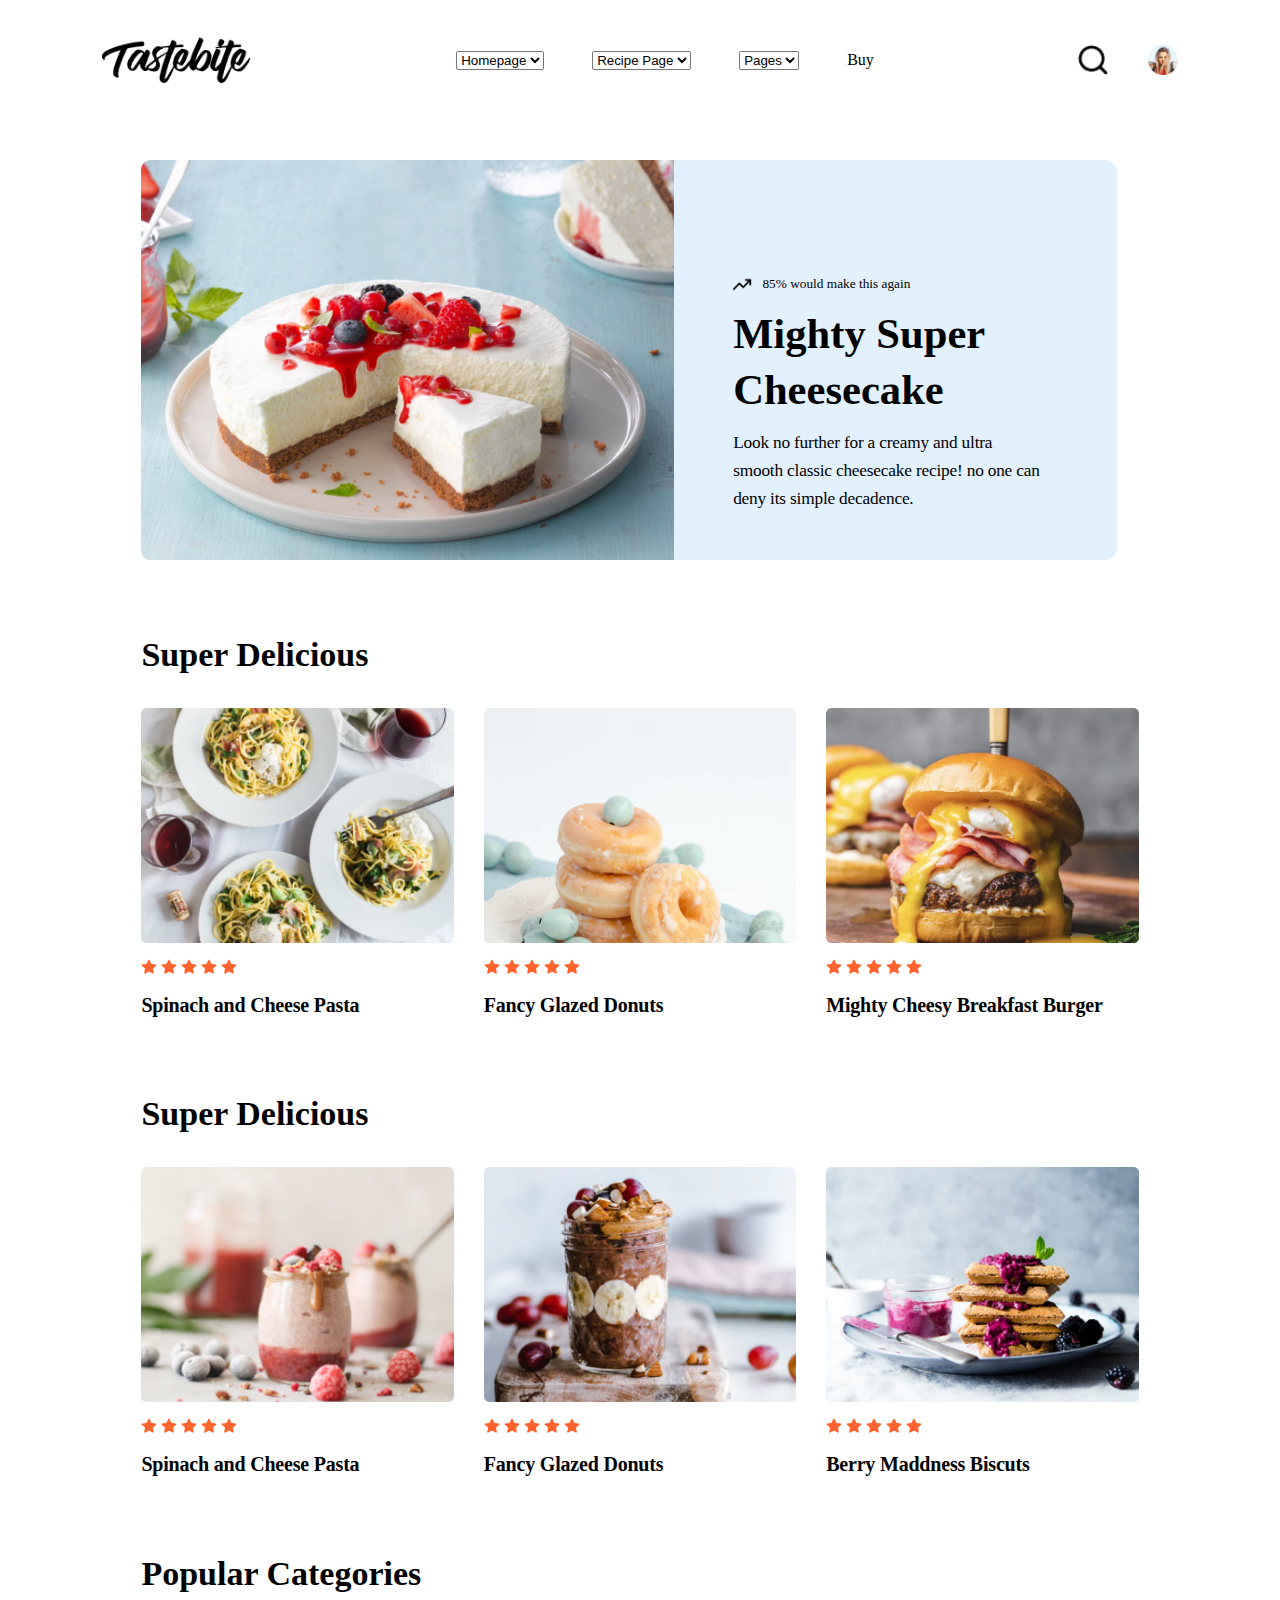
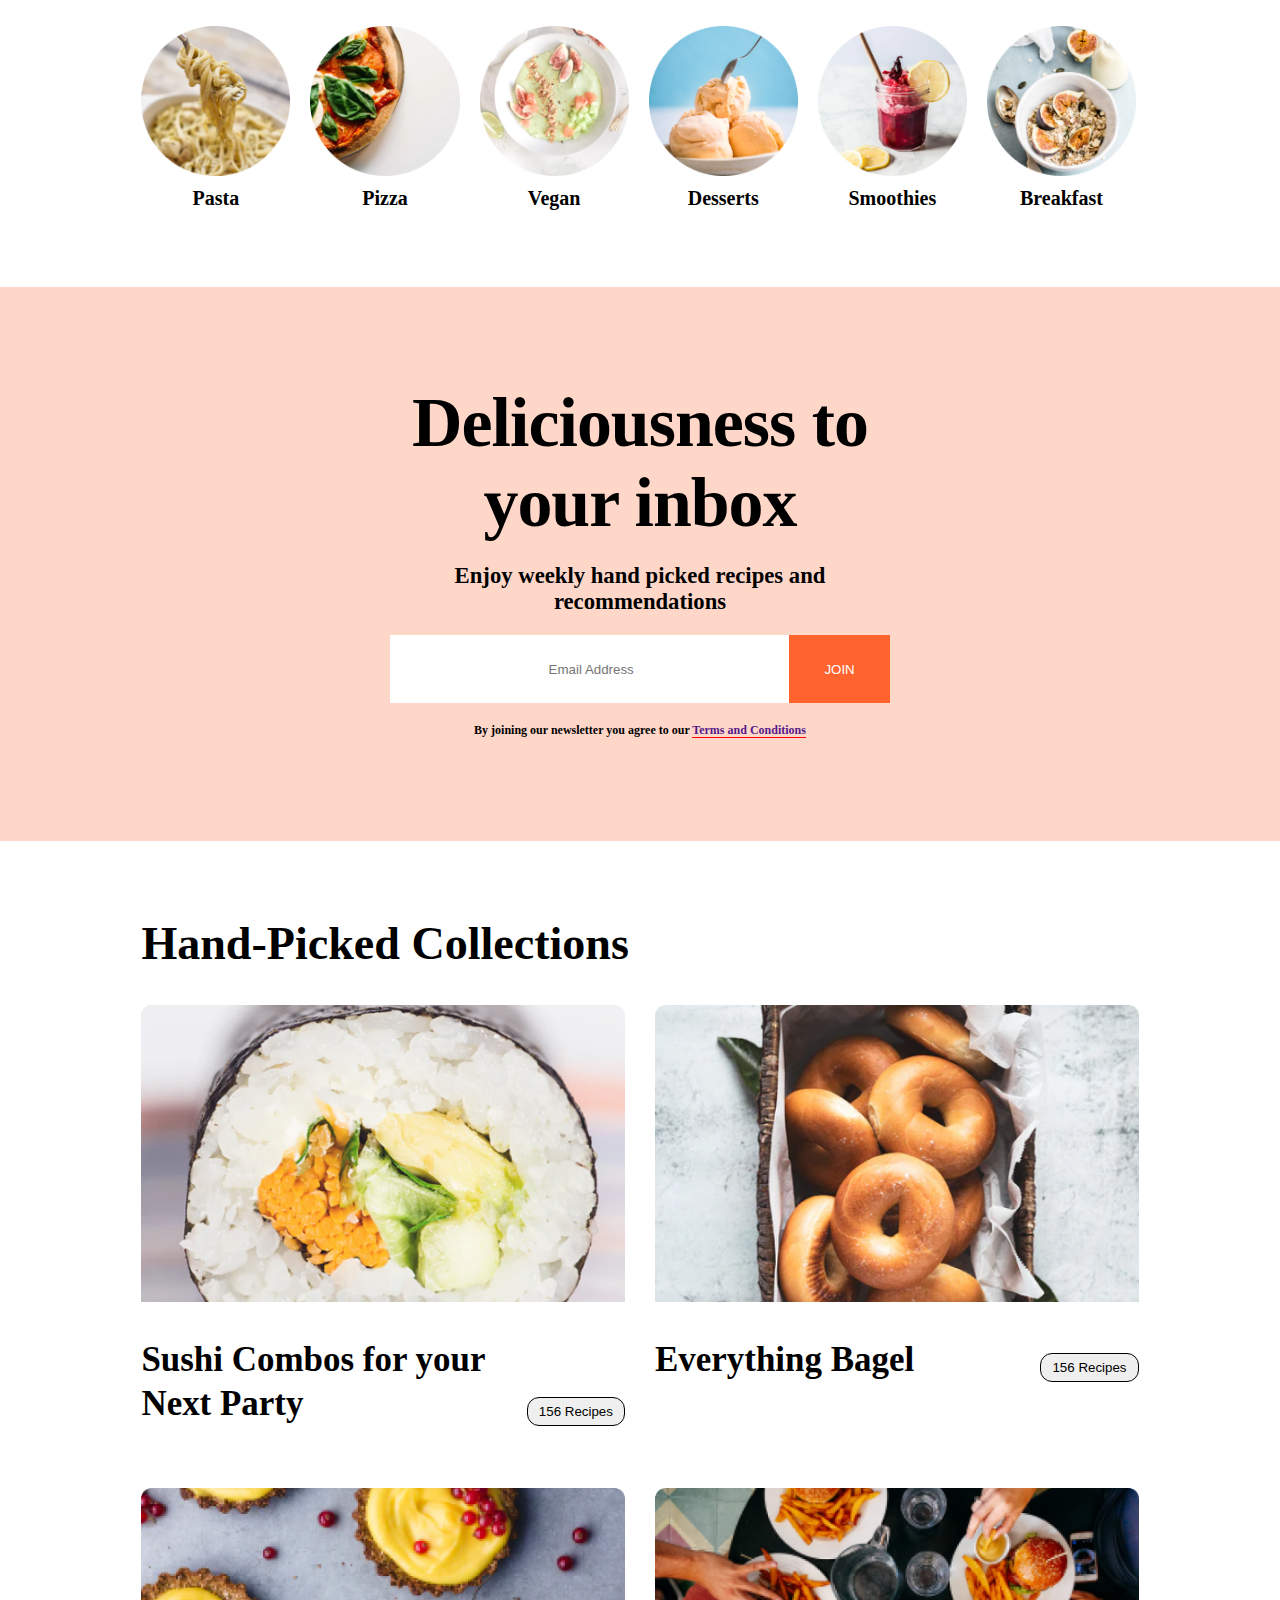
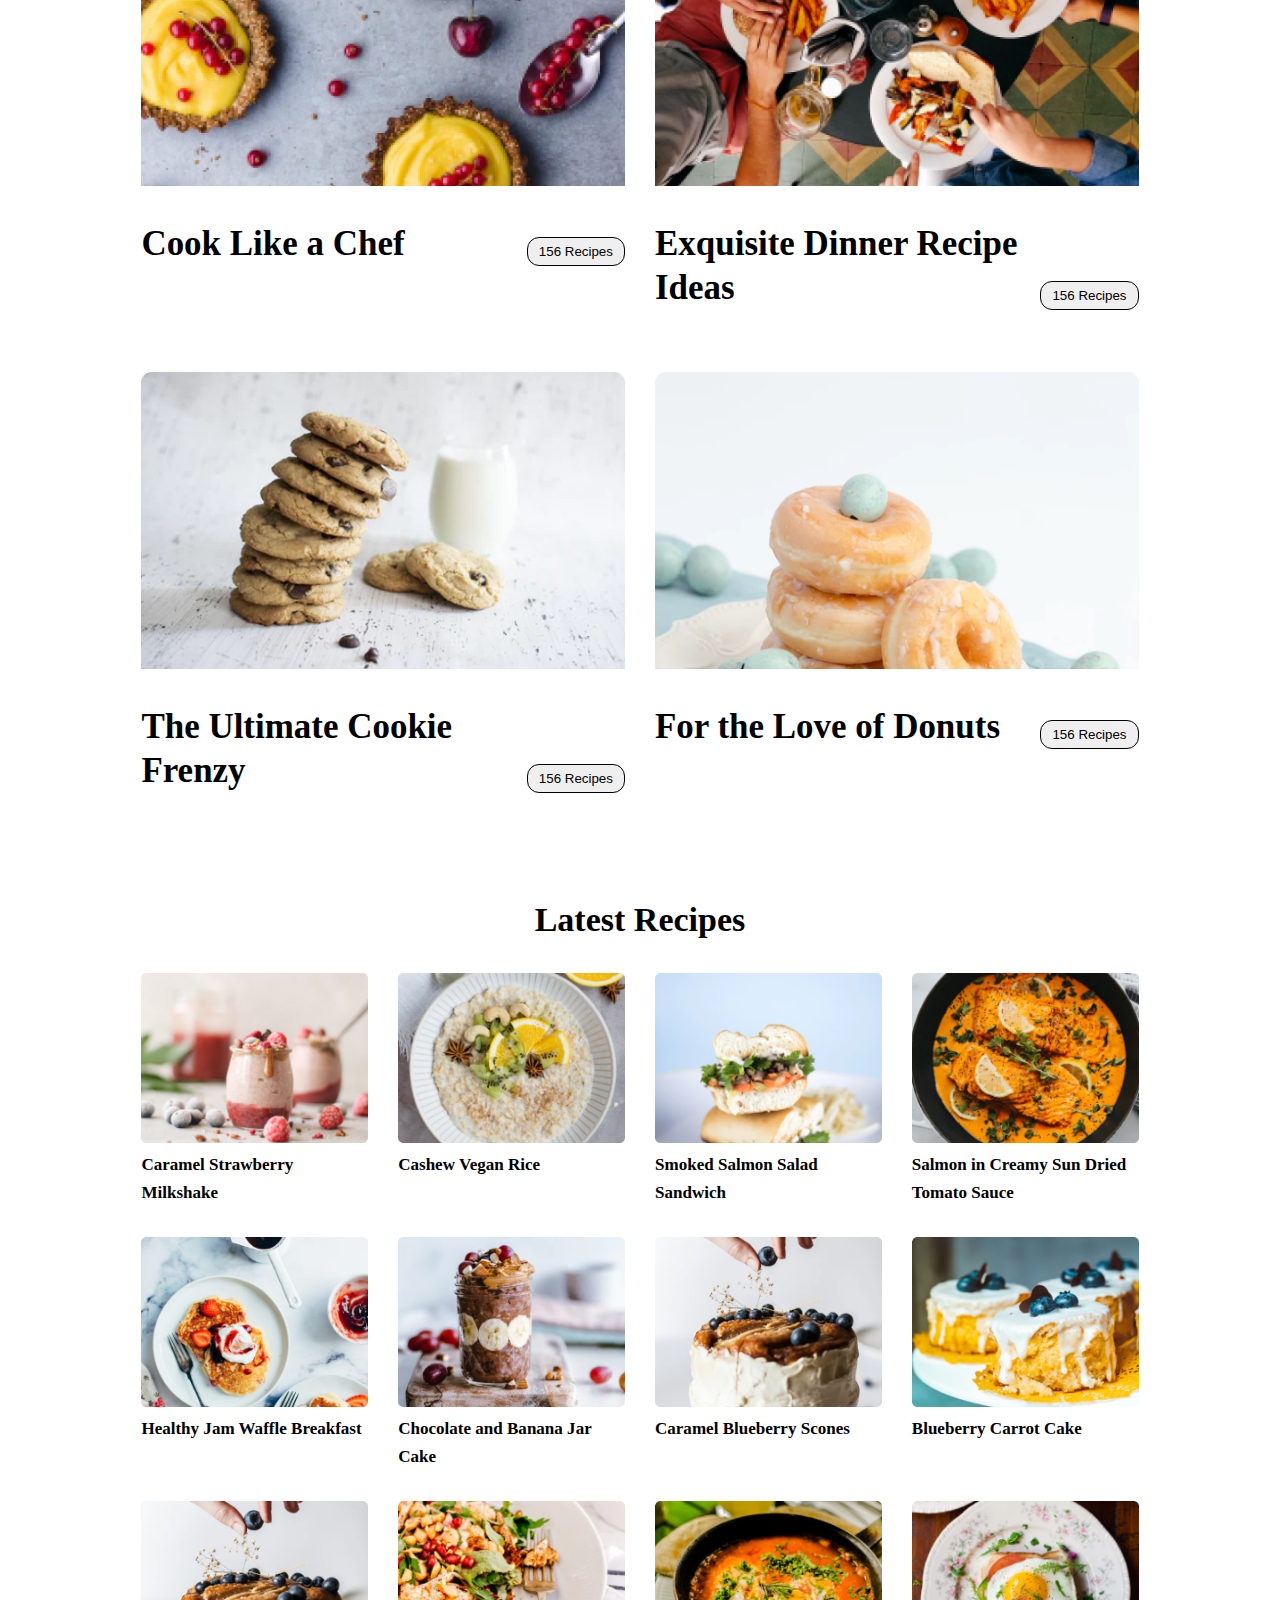
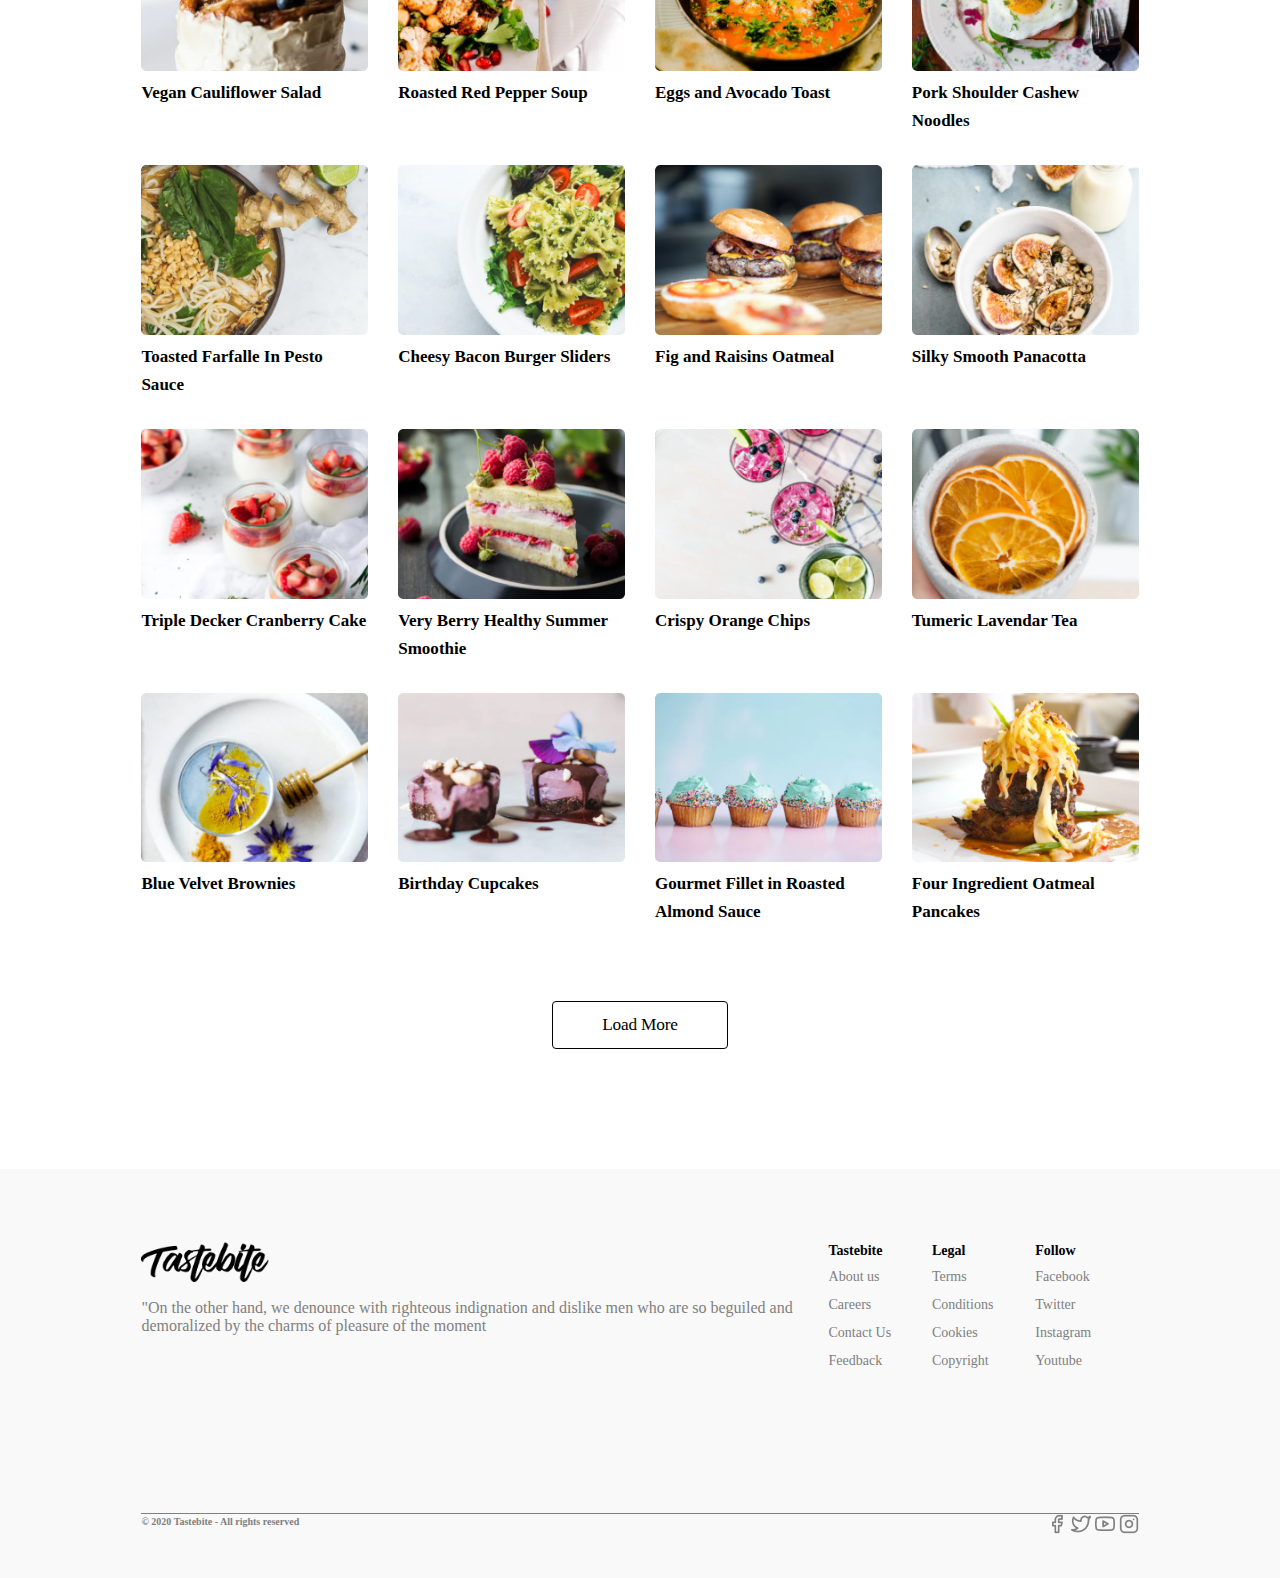
<file: index.html>
<!DOCTYPE html>
<html lang="en">
  <head>
    <meta charset="UTF-8" />
    <meta name="viewport" content="width=device-width, initial-scale=1.0" />
    <title>TasteBite</title>
    <link rel="stylesheet" href="./style.css" />
  </head>
  <body>
    <div class="popup">
      <div class="exit">
        <img src="./img/quit.png" alt="exit" class="close" onclick="closePopup()">
      </div>
      <div class="menu">
        <a href="./index.html">Homepage</a>
        <a href="./secondPage.html">SecondPage</a>
        <a href="./thirdPage.html">ThirdPage</a>
        <a href="./fourthPage.html">FourthPage</a>
        <a href="./fifthPage.html">LastPage</a>
    </div>
    </div>
    <header>
      <img src="./img/logo.png" alt="logo" class="logo" />
      <nav>
        <select name="" id="">
          <option value="">Homepage</option>
        </select>
        <select name="" id="">
          <option value="">Recipe Page</option>
        </select>
        <select name="" id="">
          <option value="">Pages</option>
        </select>
        <a href="">Buy</a>
      </nav>
      <div>
        <img src="./img/search.jpg" alt="search" />
        <img src="./img/girl.png" alt="girl" />
        <img src="./img/menu.png" alt="navigation" class="list" onclick="popup()"/>
      </div>
    </header>
    <section class="main_wrapper">
      <div class="left_side">
        <img src="./img/tort.png" alt="tort" />
      </div>
      <div class="right_side">
        <div class="trend">
          <img src="./img/trending-up.png" alt="trend-up" />
          <h4>85% would make this again</h4>
        </div>
        <h1>Mighty Super Cheesecake</h1>
        <p>
          Look no further for a creamy and ultra smooth classic cheesecake
          recipe! no one can deny its simple decadence.
        </p>
      </div>
    </section>
    <section class="food_container">
      <h1>Super Delicious</h1>
      <div class="main_food">
        <div>
          <img src="./img/lapsha.png" alt="lapsha" class="food" />
          <img src="./img/start.png" alt="stars" class="stars" />
          <span>Spinach and Cheese Pasta</span>
        </div>
        <div>
          <img src="./img/ponchik.png" alt="lapsha" class="food" />
          <img src="./img/start.png" alt="stars" class="stars" />
          <span>Fancy Glazed Donuts</span>
        </div>
        <div>
          <img src="./img/burger.png" alt="lapsha" class="food" />
          <img src="./img/start.png" alt="stars" class="stars" />
          <span>Mighty Cheesy Breakfast Burger</span>
        </div>
      </div>
    </section>
    <section class="food_container">
      <h1>Super Delicious</h1>
      <div class="main_food">
        <div>
          <img src="./img/coctail.png" alt="lapsha" class="food" />
          <img src="./img/start.png" alt="stars" class="stars" />
          <span>Spinach and Cheese Pasta</span>
        </div>
        <div>
          <img src="./img/coctail2.png" alt="lapsha" class="food" />
          <img src="./img/start.png" alt="stars" class="stars" />
          <span>Fancy Glazed Donuts</span>
        </div>
        <div>
          <img src="./img/blinchiki.png" alt="lapsha" class="food" />
          <img src="./img/start.png" alt="stars" class="stars" />
          <span>Berry Maddness Biscuts</span>
        </div>
      </div>
    </section>
    <section class="categories">
      <h1>Popular Categories</h1>
      <div class="categories_block">
        <div>
          <img src="./img/ramyon.png" alt="pasta" />
          <h3>Pasta</h3>
        </div>
        <div>
          <img src="./img/pizza.png" alt="pizza" />
          <h3>Pizza</h3>
        </div>
        <div>
          <img src="./img/vegan.png" alt="vegan" />
          <h3>Vegan</h3>
        </div>
        <div>
          <img src="./img/ice cream.png" alt="deserts" />
          <h3>Desserts</h3>
        </div>
        <div>
          <img src="./img/smoothy.png" alt="smoothy" />
          <h3>Smoothies</h3>
        </div>
        <div>
          <img src="./img/breakfast.png" alt="breakfast" />
          <h3>Breakfast</h3>
        </div>
      </div>
    </section>
    <section class="registration_form">
      <div class="registration_form_wrapper">
        <h1>Deliciousness to your inbox</h1>
        <h3>Enjoy weekly hand picked recipes and recommendations</h3>
        <div>
          <input type="text" placeholder=" Email Address" />
          <button>JOIN</button>
        </div>
        <h5>By joining our newsletter you agree to our <a href="">Terms and Conditions</a></h5>
      </div>
    </section>
    <section class="hand_collection">
      <h1>Hand-Picked Collections</h1>
      <div class="hand_collection_container">
        <div class="main_collection">
          <div>
            <img src="./img/sushi.png" alt="sushi">
          </div>
             <div class="mini_blocks">
              <h3>Sushi Combos for your Next Party</h3>
              <button>156 Recipes</button>
            </div>
        </div>
        <div class="main_collection">
          <div>
            <img src="./img/donuts.png" alt="sushi">
          </div>
             <div class="mini_blocks">
              <h3>Everything Bagel</h3>
              <button>156 Recipes</button>
            </div>
        </div>
        <div class="main_collection">
          <div>
            <img src="./img/red_cookies.png" alt="sushi">
          </div>
             <div class="mini_blocks">
              <h3>Cook Like a Chef</h3>
              <button>156 Recipes</button>
            </div>
        </div>
        <div class="main_collection">
          <div>
            <img src="./img/friends.png" alt="sushi">
          </div>
             <div class="mini_blocks">
              <h3>Exquisite Dinner Recipe Ideas</h3>
              <button>156 Recipes</button>
            </div>
        </div>
        <div class="main_collection">
          <div>
            <img src="./img/milk.png" alt="sushi">
          </div>
             <div class="mini_blocks">
              <h3>The Ultimate Cookie Frenzy</h3>
              <button>156 Recipes</button>
            </div>
        </div>
        <div class="main_collection">
          <div>
            <img src="./img/donuts (2).png" alt="sushi">
          </div>
             <div class="mini_blocks">
              <h3>For the Love of Donuts</h3>
              <button>156 Recipes</button>
            </div>
        </div>
      </div>
    </section>
        <section class="latest_recipes">
      <h1>Latest Recipes</h1>
      <div class="grid_container">
        <div>
          <img src="./img/13.jpg" alt="milkshake">
          <h3>Caramel Strawberry Milkshake</h3>
        </div>
  
        <div>
          <img src="./img/14.png" alt="milkshake">
          <h3>Cashew Vegan Rice</h3>
        </div>

        <div>
          <img src="./img/15.png" alt="milkshake">
          <h3>Smoked Salmon Salad Sandwich</h3>
        </div>

        <div>
          <img src="./img/16.png" alt="milkshake">
          <h3>Salmon in Creamy Sun Dried Tomato Sauce</h3>
        </div>
        
        <div>
          <img src="./img/17.png" alt="milkshake">
          <h3>Healthy Jam Waffle Breakfast</h3>
        </div>
        
        <div>
          <img src="./img/18.png" alt="milkshake">
          <h3>Chocolate and Banana Jar Cake</h3>
        </div>
        
        <div>
          <img src="./img/cake.png" alt="milkshake">
          <h3>Caramel Blueberry Scones</h3>
        </div>
        
        <div>
          <img src="./img/20.png" alt="milkshake">
          <h3>Blueberry Carrot Cake</h3>
        </div>
        
        <div>
          <img src="./img/21.png" alt="milkshake">
          <h3>Vegan Cauliflower Salad</h3>
        </div>
        
        <div>
          <img src="./img/22.png" alt="milkshake">
          <h3>Roasted Red Pepper Soup</h3>
        </div>
        
        <div>
          <img src="./img/23.png" alt="milkshake">
          <h3>Eggs and Avocado Toast</h3>
        </div>
        
        <div>
          <img src="./img/24.png" alt="milkshake">
          <h3>Pork Shoulder Cashew Noodles</h3>
        </div>
        
        <div>
          <img src="./img/25.png" alt="milkshake">
          <h3>Toasted Farfalle In Pesto Sauce</h3>
        </div>
        
        <div>
          <img src="./img/26.png" alt="milkshake">
          <h3>Cheesy Bacon Burger Sliders</h3>
        </div>
        
        <div>
          <img src="./img/27.png" alt="milkshake">
          <h3>Fig and Raisins Oatmeal</h3>
        </div>
        
        <div>
          <img src="./img/28.png" alt="milkshake">
          <h3>Silky Smooth Panacotta</h3>
        </div>
        
        <div>
          <img src="./img/29.png" alt="milkshake">
          <h3>Triple Decker Cranberry Cake</h3>
        </div>
        
        <div>
          <img src="./img/30.png" alt="milkshake">
          <h3>Very Berry Healthy Summer Smoothie</h3>
        </div>
        
        <div>
          <img src="./img/31.png" alt="milkshake">
          <h3>Crispy Orange Chips</h3>
        </div>
        
        <div>
          <img src="./img/32.png" alt="milkshake">
          <h3>Tumeric Lavendar Tea</h3>
        </div>
        
        <div>
          <img src="./img/33.png" alt="milkshake">
          <h3>Blue Velvet Brownies</h3>
        </div>
        
        <div>
          <img src="./img/34.png" alt="milkshake">
          <h3>Birthday Cupcakes</h3>
        </div>
        
        <div>
          <img src="./img/35.png" alt="milkshake">
          <h3>Gourmet Fillet in Roasted Almond Sauce</h3>
        </div>

        <div>
          <img src="./img/36.png" alt="milkshake">
          <h3>Four Ingredient Oatmeal Pancakes</h3>
        </div>
      </div>
      <button class="drop_down">Load More</button>
    </section>
        <footer>
      <div class="footer_parent_1">
        <div class="logo_last">
          <img src="./img/logo.png" alt="">
          <p>"On the other hand, we denounce with righteous indignation and dislike men who are so beguiled and demoralized by the charms of pleasure of the moment</p>
        </div>
        <div class="navigation_last">
          <ul>
            Tastebite
            <li><a href="">About us</a></li>
            <li><a href="">Careers</a></li>
            <li><a href="">Contact Us</a></li>
            <li><a href="">Feedback</a></li>

          </ul>
          <ul>
            Legal
            <li><a href="">Terms</a></li>
            <li><a href="">Conditions</a></li>
            <li><a href="">Cookies</a></li>
            <li><a href="">Copyright</a></li>
          </ul>
          <ul>
            Follow
            <li><a href="">Facebook</a></li>
            <li><a href="">Twitter</a></li>
            <li><a href="">Instagram</a></li>
            <li><a href="">Youtube</a></li>
          </ul>
        </div>
      </div>

      <div class="footer_parent_2">
        <h4>© 2020 Tastebite - All rights reserved</h4>
        <nav>
          <a href=""><img src="./img/facebook.png" alt="facebook"></a>
          <a href=""><img src="./img/twitter.png" alt="twitter"></a>
          <a href=""><img src="./img/youtube.png" alt="youtube"></a>
          <a href=""><img src="./img/instagram.png" alt="instagram"></a>
        </nav>
      </div>
    </footer>
    <script src="./script.js"></script>
  </body>
</html>

    <script src="./script.js"></script>
  </body>
</html>
</file>
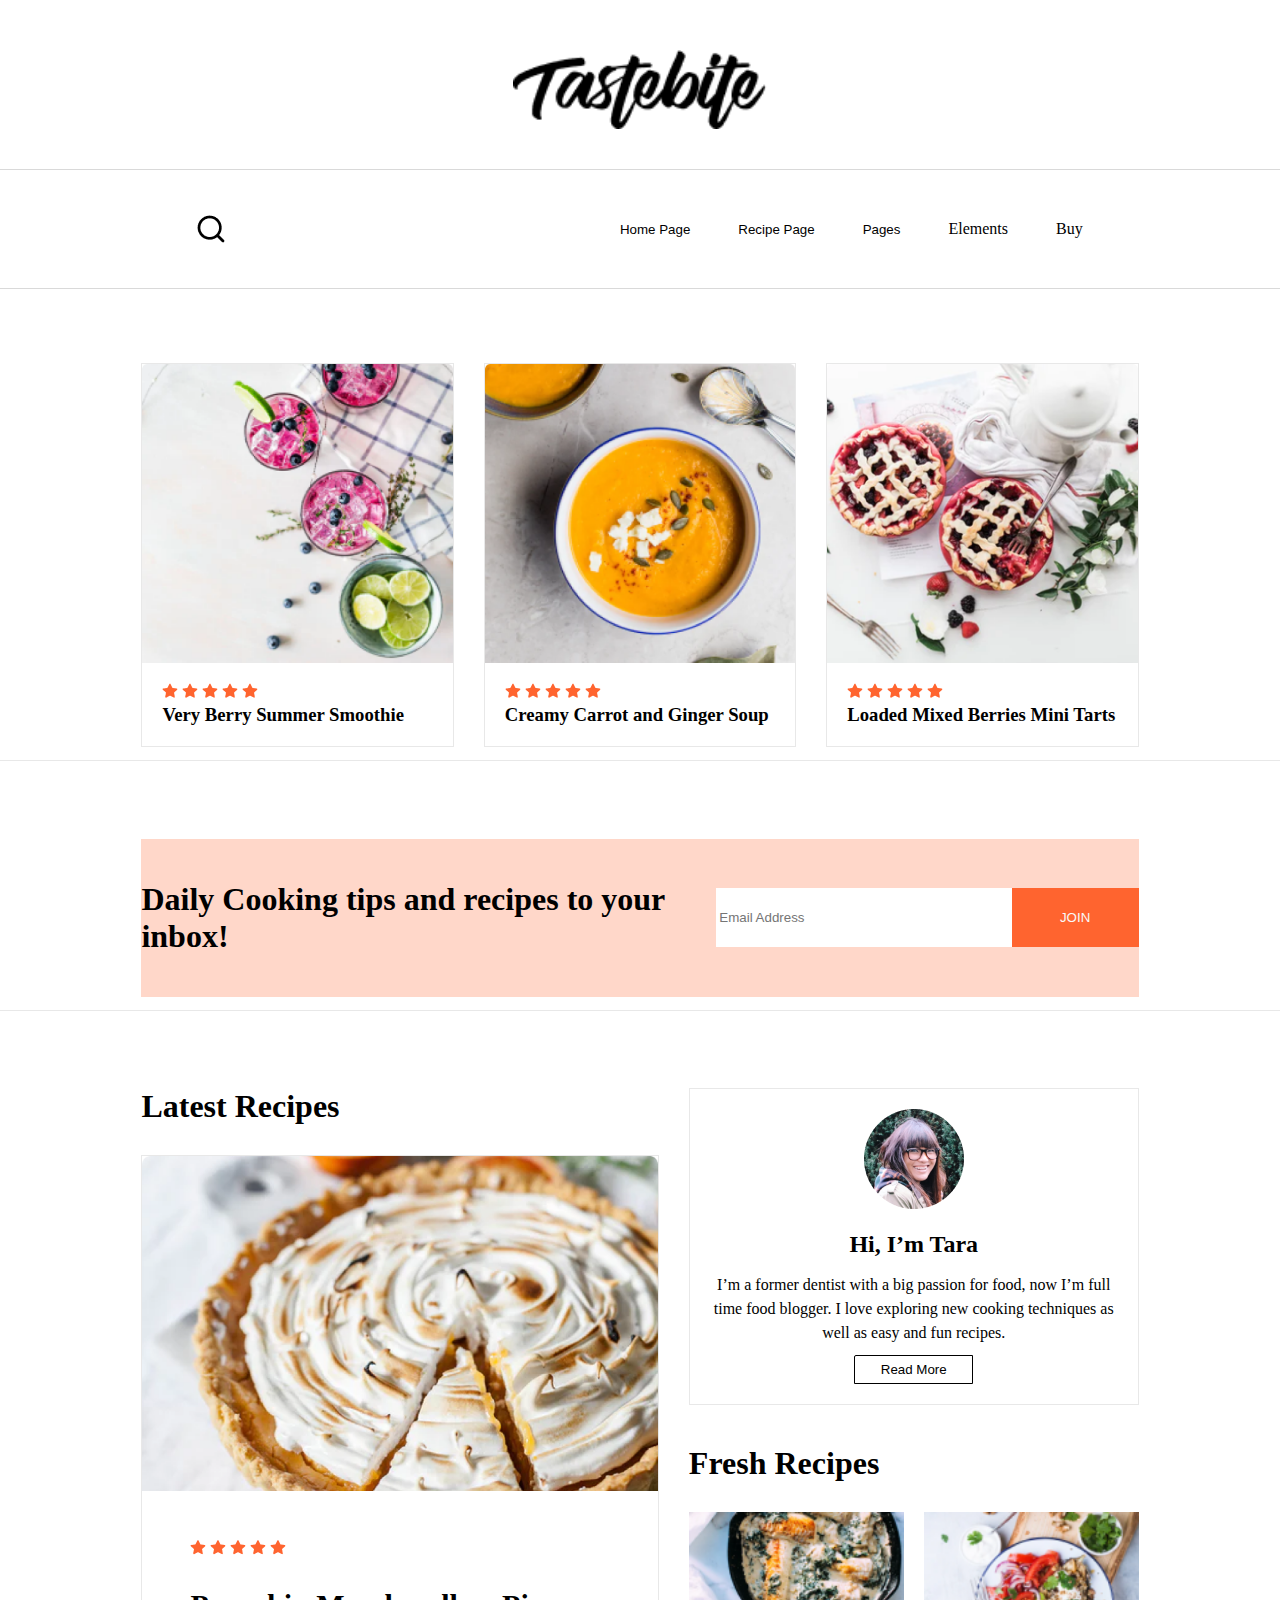
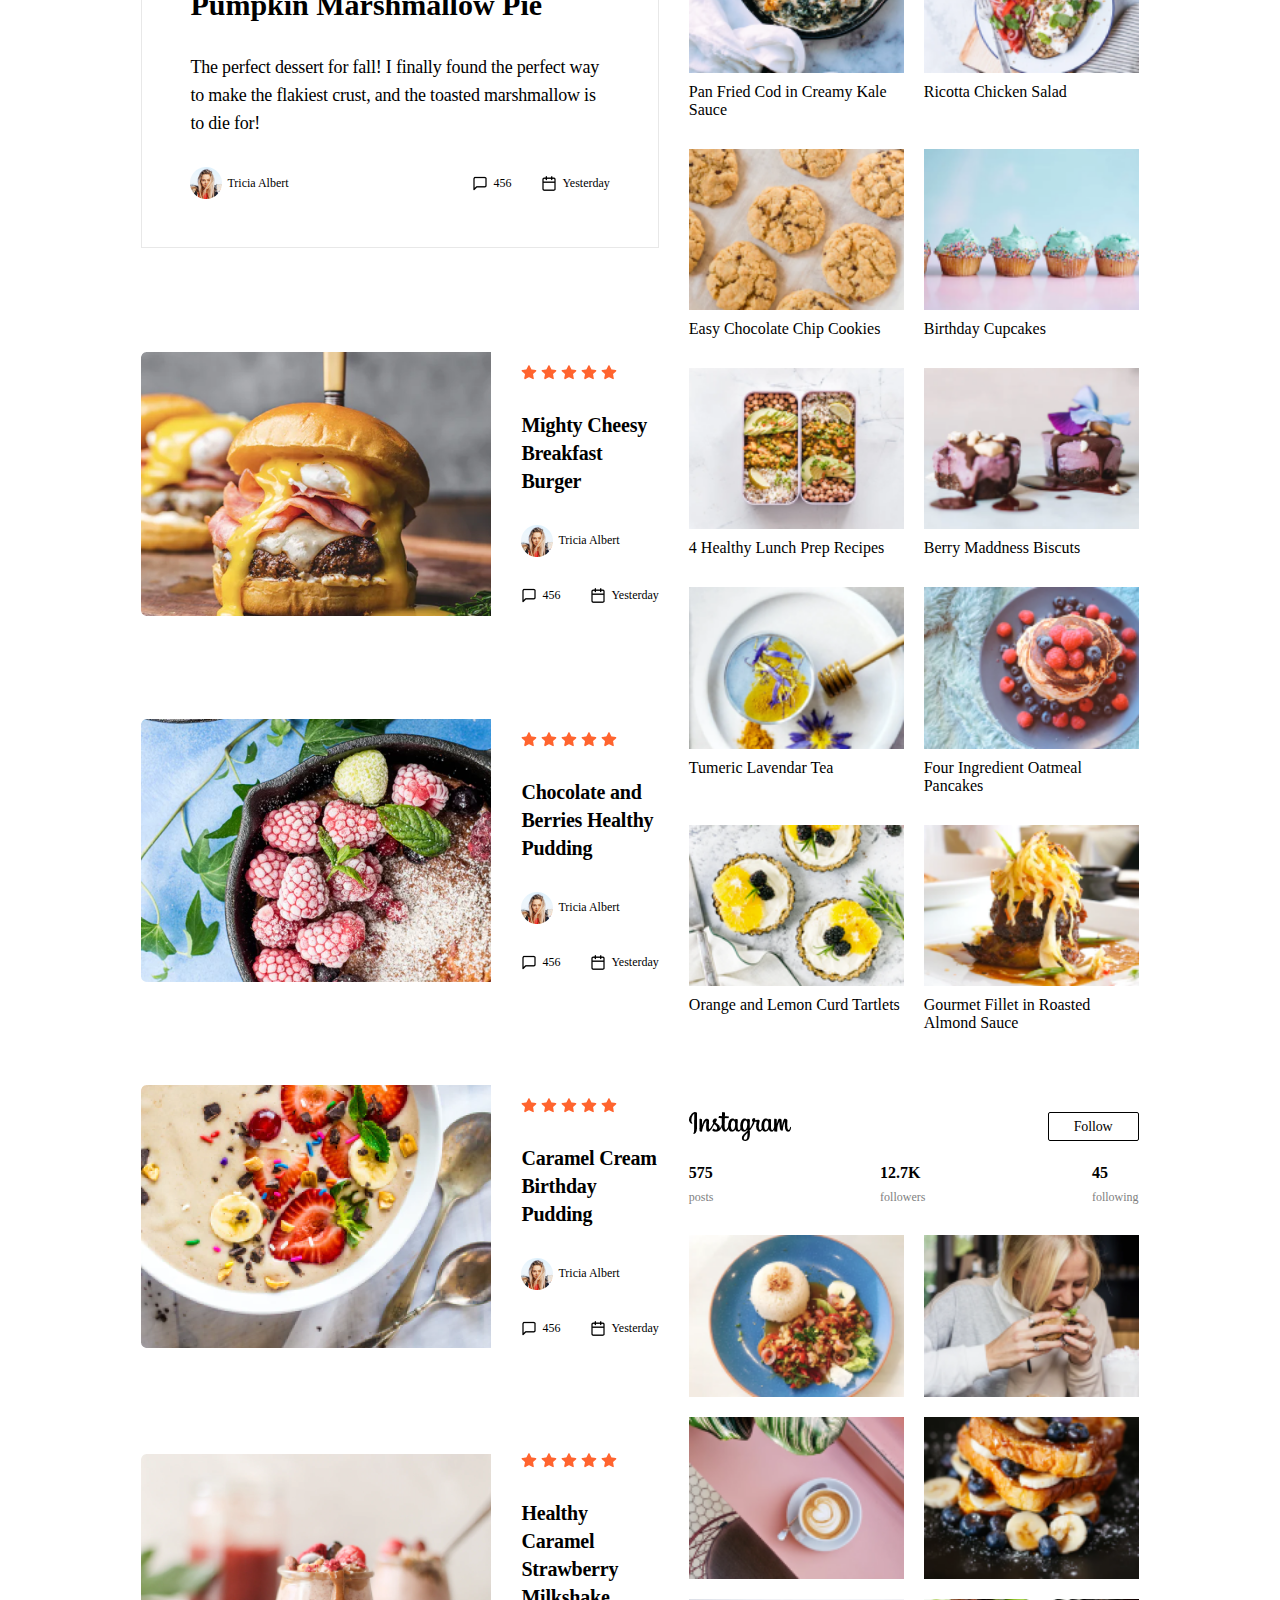
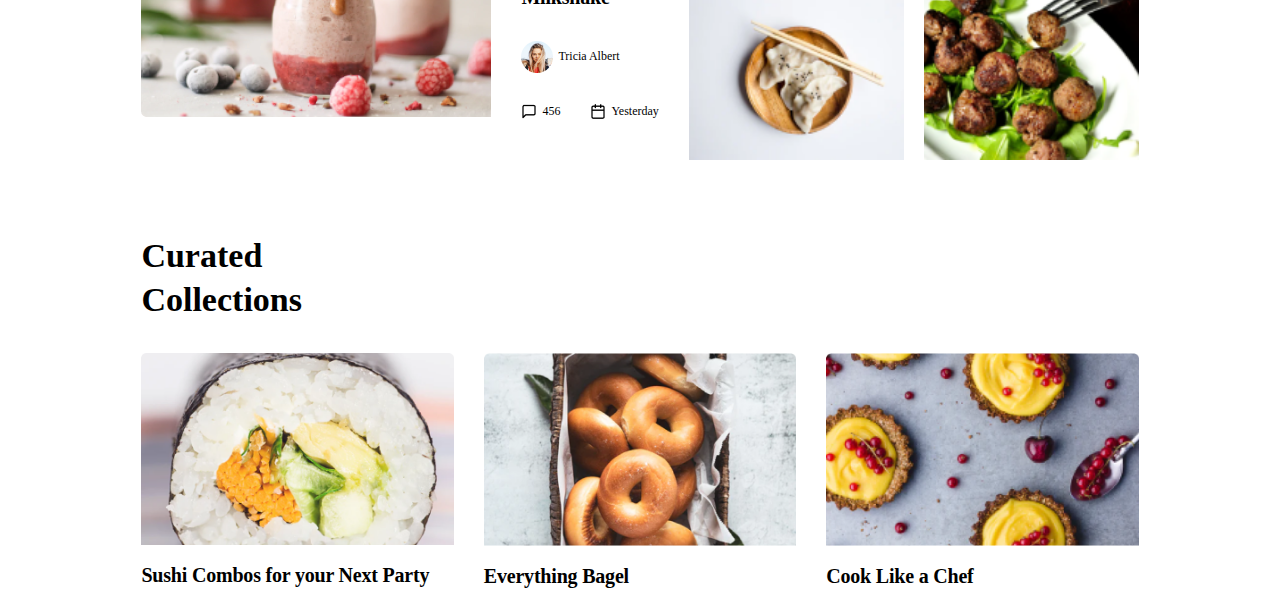
<file: fifthPage.html>
<!DOCTYPE html>
<html lang="en">
  <head>
    <meta charset="UTF-8" />
    <meta name="viewport" content="width=device-width, initial-scale=1.0" />
    <title>TasteBite</title>
    <link rel="stylesheet" href="./style.css" />
  </head>
  <body>
    <div class="popup">
      <div class="exit">
        <img
          src="./img/quit.png"
          alt="exit"
          class="close"
          onclick="closePopup()"
        />
      </div>
      <div class="menu">
        <a href="./index.html">Homepage</a>
        <a href="./secondPage.html">SecondPage</a>
        <a href="./thirdPage.html">ThirdPage</a>
        <a href="./fourthPage.html">FourthPage</a>
        <a href="./fifthPage.html">LastPage</a>
      </div>
    </div>
    <div class="last_logo_5">
      <img src="./img/logo.png" alt="last_logo" />
    </div>
    <header class="last_header">
      <img src="./img/search.jpg" alt="search" />
      <img src="./img/logo.png" alt="last_logo" class="last_photo" />
        <nav>
            <div class="dropdown">
              <button class="dropbtn">Home Page</button>
              <div class="dropdown-content">
                <a href="./secondPage.html">Page 1</a>
                <a href="./thirdPage.html">Page 2</a>
                <a href="./fourthPage.html">Page 3</a>
              </div>
            </div>
            <div class="dropdown">
              <button class="dropbtn">Recipe Page</button>
              <div class="dropdown-content">
                <a href="page1.html">Page 1</a>
                <a href="page2.html">Page 2</a>
                <a href="page3.html">Page 3</a>
              </div>
            </div>
            <div class="dropdown">
              <button class="dropbtn">Pages</button>
              <div class="dropdown-content">
                <a href="page1.html">Page 1</a>
                <a href="page2.html">Page 2</a>
                <a href="page3.html">Page 3</a>
              </div>
            </div>
            <a href="">Elements</a>
            <a href="">Buy</a>
          </nav>
      <img src="./img/menu.png" alt="menu" class="list" onclick="popup()" />
    </header>

    <section class="sakura">
      <div class="last_main">
        <img src="./img5/Image.png" alt="sakura" class="b1" />
        <div class="last_title">
          <img src="./img/start.png" alt="starts" class="last_stars" />
          <h3>Very Berry Summer Smoothie</h3>
        </div>
      </div>
      <div class="last_main">
        <img src="./img5/g2.png" alt="sakura" class="b1" />
        <div class="last_title">
          <img src="./img/start.png" alt="starts" class="last_stars" />
          <h3>Creamy Carrot and Ginger Soup</h3>
        </div>
      </div>
      <div class="last_main">
        <img src="./img5/g3.png" alt="sakura" class="b1" />
        <div class="last_title">
          <img src="./img/start.png" alt="starts" class="last_stars" />
          <h3>Loaded Mixed Berries Mini Tarts</h3>
        </div>
      </div>
    </section>
    <img src="./img2/Horizontal.png" alt="" class="last_line" />
    <section class="registr">
      <h1>Daily Cooking tips and recipes to your inbox!</h1>
      <div>
        <input type="text" placeholder=" Email Address" />
        <button>JOIN</button>
      </div>
    </section>
    <section class="registration_form_2">
      <div class="registration_form_wrapper">
        <h1>Deliciousness to your inbox</h1>
        <h3>Enjoy weekly hand picked recipes and recommendations</h3>
        <div>
          <input type="text" placeholder=" Email Address" />
          <button>JOIN</button>
        </div>
        <h5>
          By joining our newsletter you agree to our
          <a href="">Terms and Conditions</a>
        </h5>
      </div>
    </section>
    <img src="./img5/Horizontal.png" alt="line" class="line_3">
    <section class="last_main_content">
      <div class="last_left_side">
        <h1>Latest Recipes</h1>
        <div class="last_heading">
          <img src="./img5/lastCake.png" alt="cake" />
          <div class="last_girl">
            <img src="./img2/stars2.png" alt="" />
            <h1>Pumpkin Marshmallow Pie</h1>
            <p>
              The perfect dessert for fall! I finally found the perfect way to
              make the flakiest crust, and the toasted marshmallow is to die
              for!
            </p>
            <div class="last_secondary">
              <div class="first_block">
                <img src="./img/girl.png" alt="girl">
                <span>Tricia Albert</span>
              </div>
              <div class="second_block">
                <div>
                  <img src="./img5/message-square.png" alt="comments">
                  <span>456</span>
                </div>
                <div>
                  <img src="./img5/calendar.png" alt="calendar">
                  <span>Yesterday</span>
                </div>
              </div>
            </div>
          </div>
        </div>

        <div class="food_cards">
            <img src="./img5/burgers.png" alt="burger">
            <div class="last_food_cards">
              <img src="./img2/stars2.png" alt="" />
              <h1>Mighty Cheesy Breakfast Burger</h1>
              <div class="first_block">
                <img src="./img/girl.png" alt="girl">
                <span>Tricia Albert</span>
              </div>
              <div class="second_block">
                <div>
                  <img src="./img5/message-square.png" alt="comments">
                  <span>456</span>
                </div>
                <div>
                  <img src="./img5/calendar.png" alt="calendar">
                  <span>Yesterday</span>
                </div>
              </div>
            </div>
          </div>
          <div class="food_cards">
            <img src="./img5/berries.png" alt="berry">
            <div class="last_food_cards">
              <img src="./img2/stars2.png" alt="" />
              <h1>Chocolate and Berries Healthy Pudding</h1>
              <div class="first_block">
                <img src="./img/girl.png" alt="girl">
                <span>Tricia Albert</span>
              </div>
              <div class="second_block">
                <div>
                  <img src="./img5/message-square.png" alt="comments">
                  <span>456</span>
                </div>
                <div>
                  <img src="./img5/calendar.png" alt="calendar">
                  <span>Yesterday</span>
                </div>
              </div>
            </div>
          </div>
          <div class="food_cards">
            <img src="./img5/peach.png" alt="peaches">
            <div class="last_food_cards">
              <img src="./img2/stars2.png" alt="" />
              <h1>Caramel Cream Birthday Pudding </h1>
              <div class="first_block">
                <img src="./img/girl.png" alt="girl">
                <span>Tricia Albert</span>
              </div>
              <div class="second_block">
                <div>
                  <img src="./img5/message-square.png" alt="comments">
                  <span>456</span>
                </div>
                <div>
                  <img src="./img5/calendar.png" alt="calendar">
                  <span>Yesterday</span>
                </div>
              </div>
            </div>
          </div>
          <div class="food_cards">
            <img src="./img5/yogurt.png" alt="yogurts">
            <div class="last_food_cards">
              <img src="./img2/stars2.png" alt="" />
              <h1>Healthy Caramel Strawberry Milkshake</h1>
              <div class="first_block">
                <img src="./img/girl.png" alt="girl">
                <span>Tricia Albert</span>
              </div>
              <div class="second_block">
                <div>
                  <img src="./img5/message-square.png" alt="comments">
                  <span>456</span>
                </div>
                <div>
                  <img src="./img5/calendar.png" alt="calendar">
                  <span>Yesterday</span>
                </div>
              </div>
            </div>
          </div>
        </div>
      <div class="last_right_side">
        <div class="tara">
          <img src="./img5/32px.png" alt="tara">
          <div>
            <h1>Hi, I’m Tara</h1>
            <p>I’m a former dentist with a big passion for food, now I’m full time food blogger. I love exploring new cooking techniques as well as easy and fun recipes.</p>
            <button>Read More</button>
          </div>
        </div>

        <div class="fresh_recipes">
          <h1>Fresh Recipes</h1>
          <div class="last_grids">
            <div>
              <img src="./img5/gr.png" alt="grids">
              <span>Pan Fried Cod in Creamy Kale Sauce</span>
            </div>
            <div>
              <img src="./img5/gr2.png" alt="grids">
              <span>Ricotta Chicken Salad</span>
            </div>
            <div>
              <img src="./img5/gr3.png" alt="grids">
              <span>Easy Chocolate Chip Cookies</span>
            </div>
            <div>
              <img src="./img5/gr4.png" alt="grids">
              <span>Birthday Cupcakes</span>
            </div>
            <div>
              <img src="./img5/gr5.png" alt="grids">
              <span>4 Healthy Lunch Prep Recipes</span>
            </div>
            <div>
              <img src="./img5/gr6.png" alt="grids">
              <span>Berry Maddness Biscuts</span>
            </div>
            <div>
              <img src="./img5/gr7.png" alt="grids">
              <span>Tumeric Lavendar Tea</span>
            </div>
            <div>
              <img src="./img5/gr8.png" alt="grids">
              <span>Four Ingredient Oatmeal Pancakes</span>
            </div>
            <div>
              <img src="./img5/gr9.png" alt="grids">
              <span>Orange and Lemon Curd Tartlets</span>
            </div>
            <div>
              <img src="./img5/gr10.png" alt="grids">
              <span>Gourmet Fillet in Roasted Almond Sauce</span>
            </div>
          </div>
        </div>
        <div class="insta_blog">
          <div class="insta_logo">
            <img src="./img5/inst_logo.png" alt="instagram">
            <button>Follow</button>
          </div>
          <div class ="subscribers">
            <div>
              <span>575</span>
              <span>posts</span>
            </div>
            <div>
              <span>12.7K</span>
              <span>followers</span>
            </div>
            <div>
              <span>45</span>
              <span>following</span>
            </div>
          </div>
          <div class="again_last_grids">
            <img src="./img5/grp.png" alt="">
            <img src="./img5/grp2.png" alt="">
            <img src="./img5/grp3.png" alt="">
            <img src="./img5/grp4.png" alt="">
            <img src="./img5/grp5.png" alt="">
            <img src="./img5/grp6.png" alt="">
          </div>
        </div>
      </div>
    </section>
    <section class="food_container">
      <h1>Curated Collections</h1>
      <div class="main_food">
        <div>
          <img src="./img5/sushi.png" alt="lapsha" class="food" />
          <span>Sushi Combos for your Next Party</span>
        </div>
        <div>
          <img src="./img5/bublik.png" alt="lapsha" class="food" />
          <span>Everything Bagel</span>
        </div>
        <div>
          <img src="./img5/namatak.png" alt="lapsha" class="food" />
          <span>Cook Like a Chef</span>
        </div>
      </div>
    </section>
    <script src="./script.js"></script>
  </body>
</html>

    <script src="./script.js"></script>
  </body>
</html>
</file>
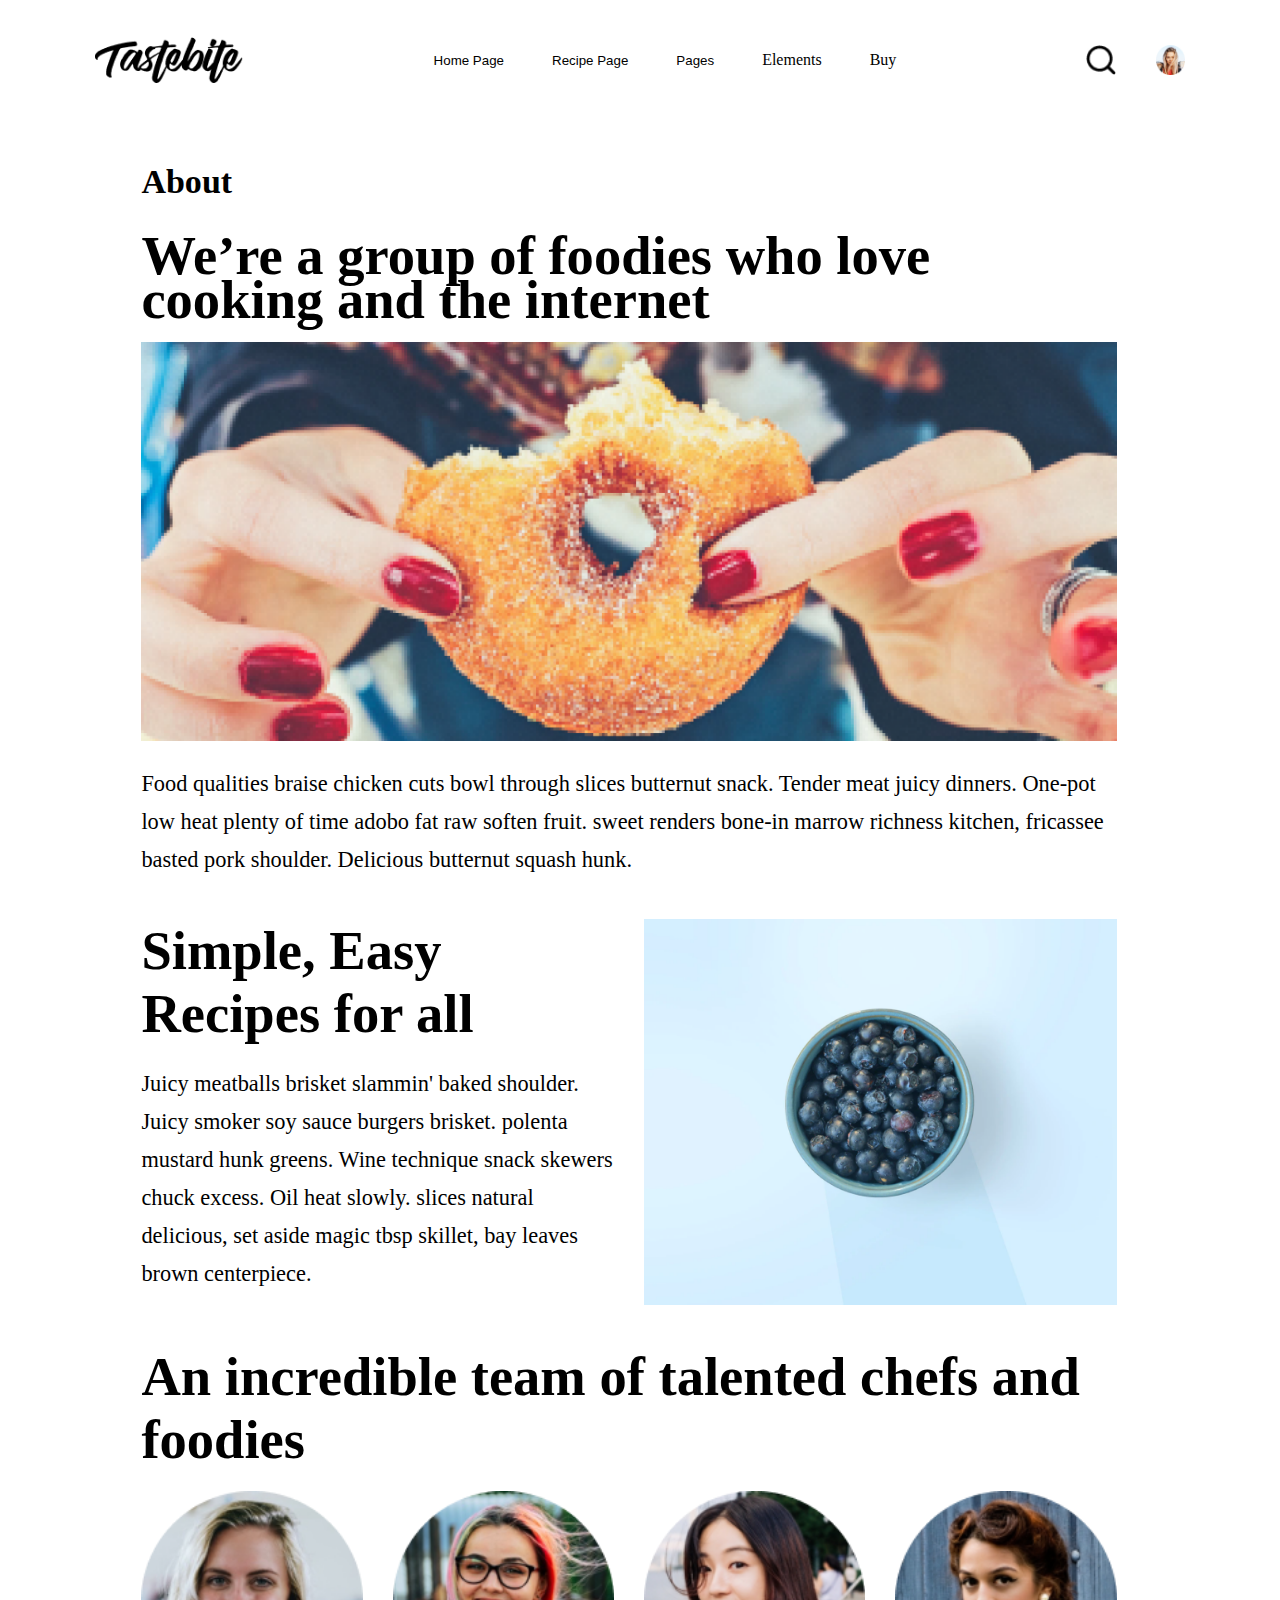
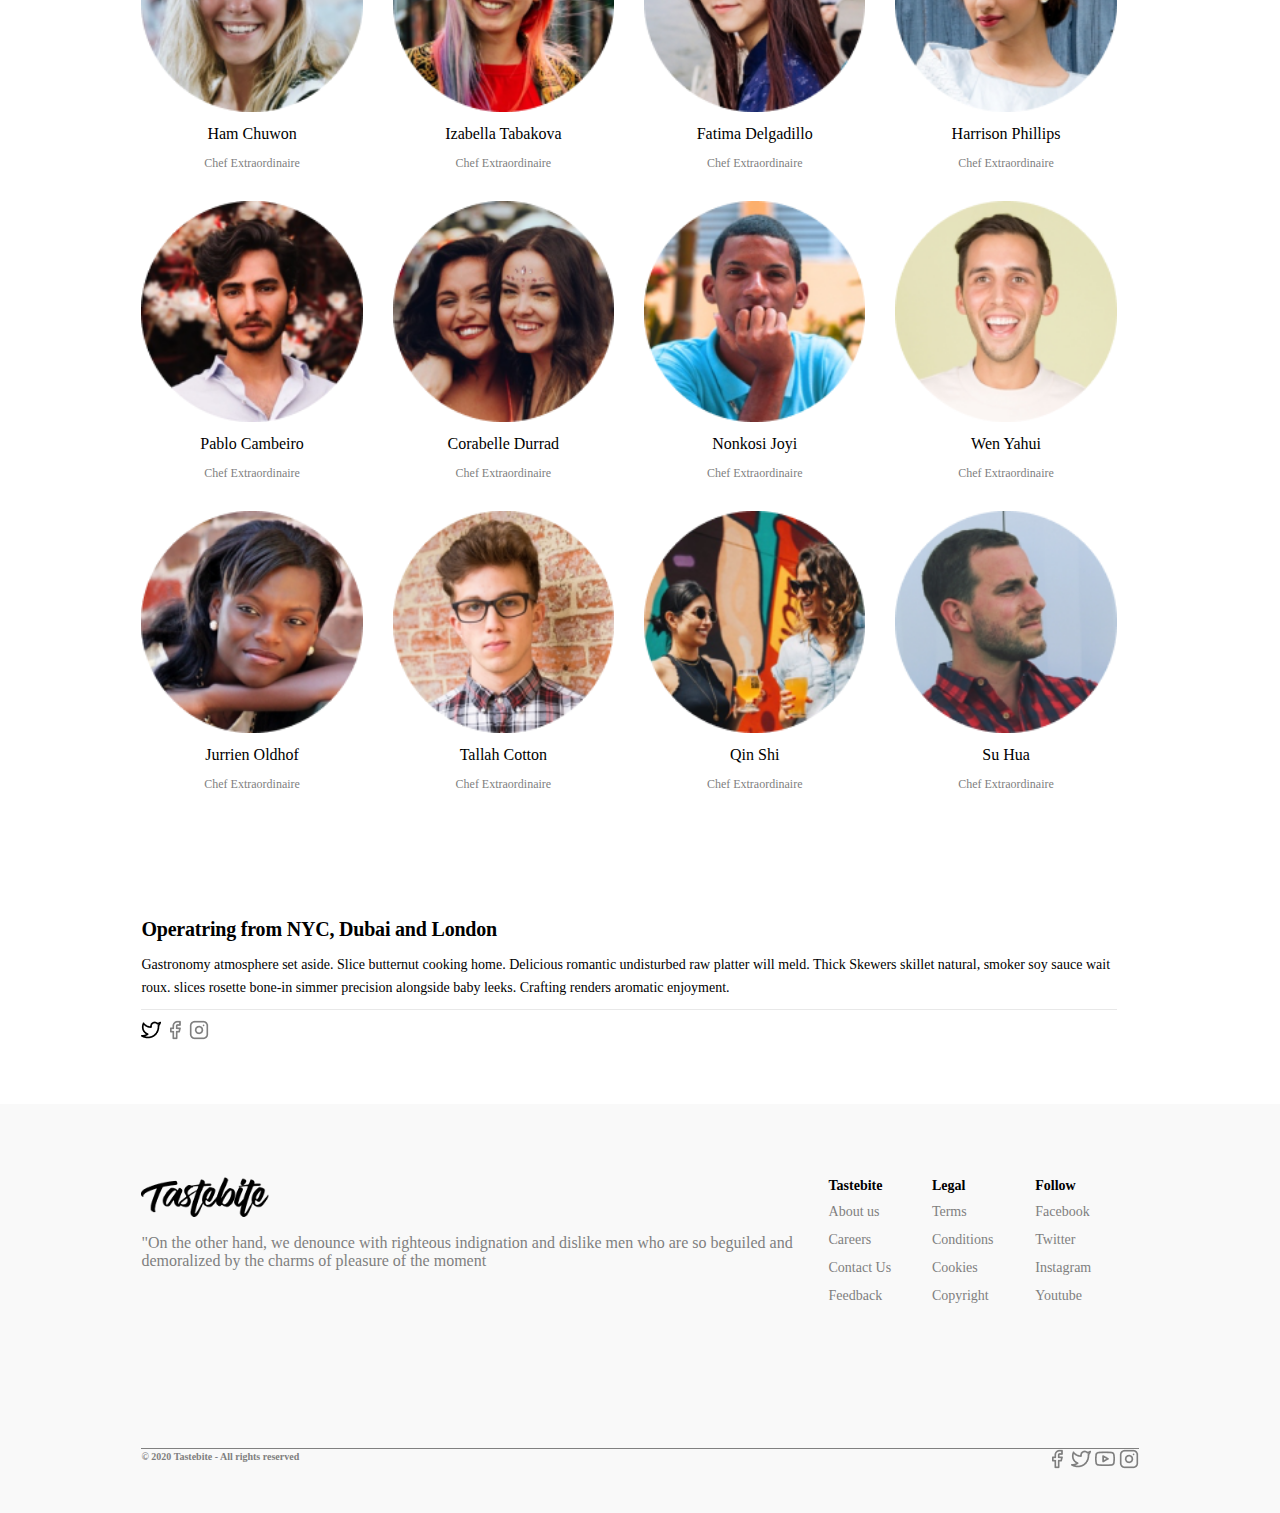
<file: fourthPage.html>
<!DOCTYPE html>
<html lang="en">

<head>
    <meta charset="UTF-8">
    <meta name="viewport" content="width=device-width, initial-scale=1.0">
    <title>Document</title>
    <link rel="stylesheet" href="./style.css">
</head>

<body>
    <div class="popup">
        <div class="exit">
            <img src="./img/quit.png" alt="exit" class="close" onclick="closePopup()">
        </div>
        <div class="menu">
            <a href="./index.html">Homepage</a>
            <a href="./secondPage.html">SecondPage</a>
            <a href="./thirdPage.html">ThirdPage</a>
            <a href="./fourthPage.html">FourthPage</a>
            <a href="./fifthPage.html">LastPage</a>
        </div>
    </div>
    <header>
        <img src="./img/logo.png" alt="logo" class="logo" />
        <nav>
            <div class="dropdown">
              <button class="dropbtn">Home Page</button>
              <div class="dropdown-content">
                <a href="./secondPage.html">Page 1</a>
                <a href="./thirdPage.html">Page 2</a>
                <a href="./fourthPage.html">Page 3</a>
              </div>
            </div>
            <div class="dropdown">
              <button class="dropbtn">Recipe Page</button>
              <div class="dropdown-content">
                <a href="page1.html">Page 1</a>
                <a href="page2.html">Page 2</a>
                <a href="page3.html">Page 3</a>
              </div>
            </div>
            <div class="dropdown">
              <button class="dropbtn">Pages</button>
              <div class="dropdown-content">
                <a href="page1.html">Page 1</a>
                <a href="page2.html">Page 2</a>
                <a href="page3.html">Page 3</a>
              </div>
            </div>
            <a href="">Elements</a>
            <a href="">Buy</a>
          </nav>
        <div>
            <img src="./img/search.jpg" alt="search" />
            <img src="./img/girl.png" alt="girl" />
            <img src="./img/menu.png" alt="navigation" class="list" onclick="popup()" />
        </div>
    </header>

    <section class="about">
        <h1>About</h1>
        <div class="group">
            <h1>We’re a group of foodies who love cooking and the internet</h1>
            <img src="./img4/ponchi.png" alt="ponchik">
            <p>Food qualities braise chicken cuts bowl through slices butternut snack. Tender meat juicy dinners.
                One-pot low heat plenty of time adobo fat raw soften fruit. sweet renders bone-in marrow richness
                kitchen, fricassee basted pork shoulder. Delicious butternut squash hunk.</p>
        </div>
    </section>
    <section class="simple">
        <div class="simple_1">
            <h1>Simple, Easy Recipes for all</h1>
            <p>Juicy meatballs brisket slammin' baked shoulder. Juicy smoker soy sauce burgers brisket. polenta mustard
                hunk greens. Wine technique snack skewers chuck excess. Oil heat slowly. slices natural delicious, set
                aside magic tbsp skillet, bay leaves brown centerpiece.</p>
        </div>
        <div class="simple_2">
            <img src="./img4/brusnika.png" alt="brusnika">
        </div>
    </section>
    <section class="team">
        <h1>An incredible team of talented chefs and foodies</h1>
        <div class="again_grid">
            <div class="faces">
                <img src="./img4/fati.png" alt="fatima">
                <h4>Ham Chuwon</h4>
                <span>Chef Extraordinaire</span>
            </div>
            <div class="faces">
                <img src="./img4/izabella.png" alt="fatima">
                <h4>Izabella Tabakova</h4>
                <span>Chef Extraordinaire</span>
            </div>
            <div class="faces">
                <img src="./img4/fatima2.png" alt="fatima">
                <h4>Fatima Delgadillo</h4>
                <span>Chef Extraordinaire</span>
            </div>
            <div class="faces">
                <img src="./img4/harry.png" alt="fatima">
                <h4>Harrison Phillips</h4>
                <span>Chef Extraordinaire</span>
            </div>
            <div class="faces">
                <img src="./img4/pablo.png" alt="fatima">
                <h4>Pablo Cambeiro</h4>
                <span>Chef Extraordinaire</span>
            </div>
            <div class="faces">
                <img src="./img4/corbelle.png" alt="fatima">
                <h4>Corabelle Durrad</h4>
                <span>Chef Extraordinaire</span>
            </div>
            <div class="faces">
                <img src="./img4/henry.png" alt="fatima">
                <h4>Nonkosi Joyi</h4>
                <span>Chef Extraordinaire</span>
            </div>
            <div class="faces">
                <img src="./img4/jozeph.png" alt="fatima">
                <h4>Wen Yahui</h4>
                <span>Chef Extraordinaire</span>
            </div>
            <div class="faces">
                <img src="./img4/linda.png" alt="fatima">
                <h4>Jurrien Oldhof</h4>
                <span>Chef Extraordinaire</span>
            </div>
            <div class="faces">
                <img src="./img4/ivan.png" alt="fatima">
                <h4>Tallah Cotton</h4>
                <span>Chef Extraordinaire</span>
            </div>
            <div class="faces">
                <img src="./img4/bleznashki.png" alt="fatima">
                <h4>Qin Shi</h4>
                <span>Chef Extraordinaire</span>
            </div>
            <div class="faces">
                <img src="./img4/fred.png" alt="fatima">
                <h4>Su Hua</h4>
                <span>Chef Extraordinaire</span>
            </div>
        </div>
    </section>
    <section class="countries">
        <div class="operatings">
            <h1>Operatring from NYC, Dubai and London</h1>
            <p>Gastronomy atmosphere set aside. Slice butternut cooking home. Delicious romantic undisturbed raw platter
                will meld. Thick Skewers skillet natural, smoker soy sauce wait roux. slices rosette bone-in simmer
                precision alongside baby leeks. Crafting renders aromatic enjoyment.</p>
                <img src="./img2/Horizontal.png" alt="">
            <div>
                <img src="./img2/twitter.png" alt="">
                <img src="./img/facebook.png" alt="">
                <img src="./img/instagram.png" alt="">
            </div>
        </div>
    </section>
    <footer>
        <div class="footer_parent_1">
          <div class="logo_last">
            <img src="./img/logo.png" alt="">
            <p>"On the other hand, we denounce with righteous indignation and dislike men who are so beguiled and demoralized by the charms of pleasure of the moment</p>
          </div>
          <div class="navigation_last">
            <ul>
              Tastebite
              <li><a href="">About us</a></li>
              <li><a href="">Careers</a></li>
              <li><a href="">Contact Us</a></li>
              <li><a href="">Feedback</a></li>
  
            </ul>
            <ul>
              Legal
              <li><a href="">Terms</a></li>
              <li><a href="">Conditions</a></li>
              <li><a href="">Cookies</a></li>
              <li><a href="">Copyright</a></li>
            </ul>
            <ul>
              Follow
              <li><a href="">Facebook</a></li>
              <li><a href="">Twitter</a></li>
              <li><a href="">Instagram</a></li>
              <li><a href="">Youtube</a></li>
            </ul>
          </div>
        </div>
  
        <div class="footer_parent_2">
          <h4>© 2020 Tastebite - All rights reserved</h4>
          <nav>
            <a href=""><img src="./img/facebook.png" alt="facebook"></a>
            <a href=""><img src="./img/twitter.png" alt="twitter"></a>
            <a href=""><img src="./img/youtube.png" alt="youtube"></a>
            <a href=""><img src="./img/instagram.png" alt="instagram"></a>
          </nav>
        </div>
      </footer>
    <script src="./script.js"></script>
</body>

</html>
</file>
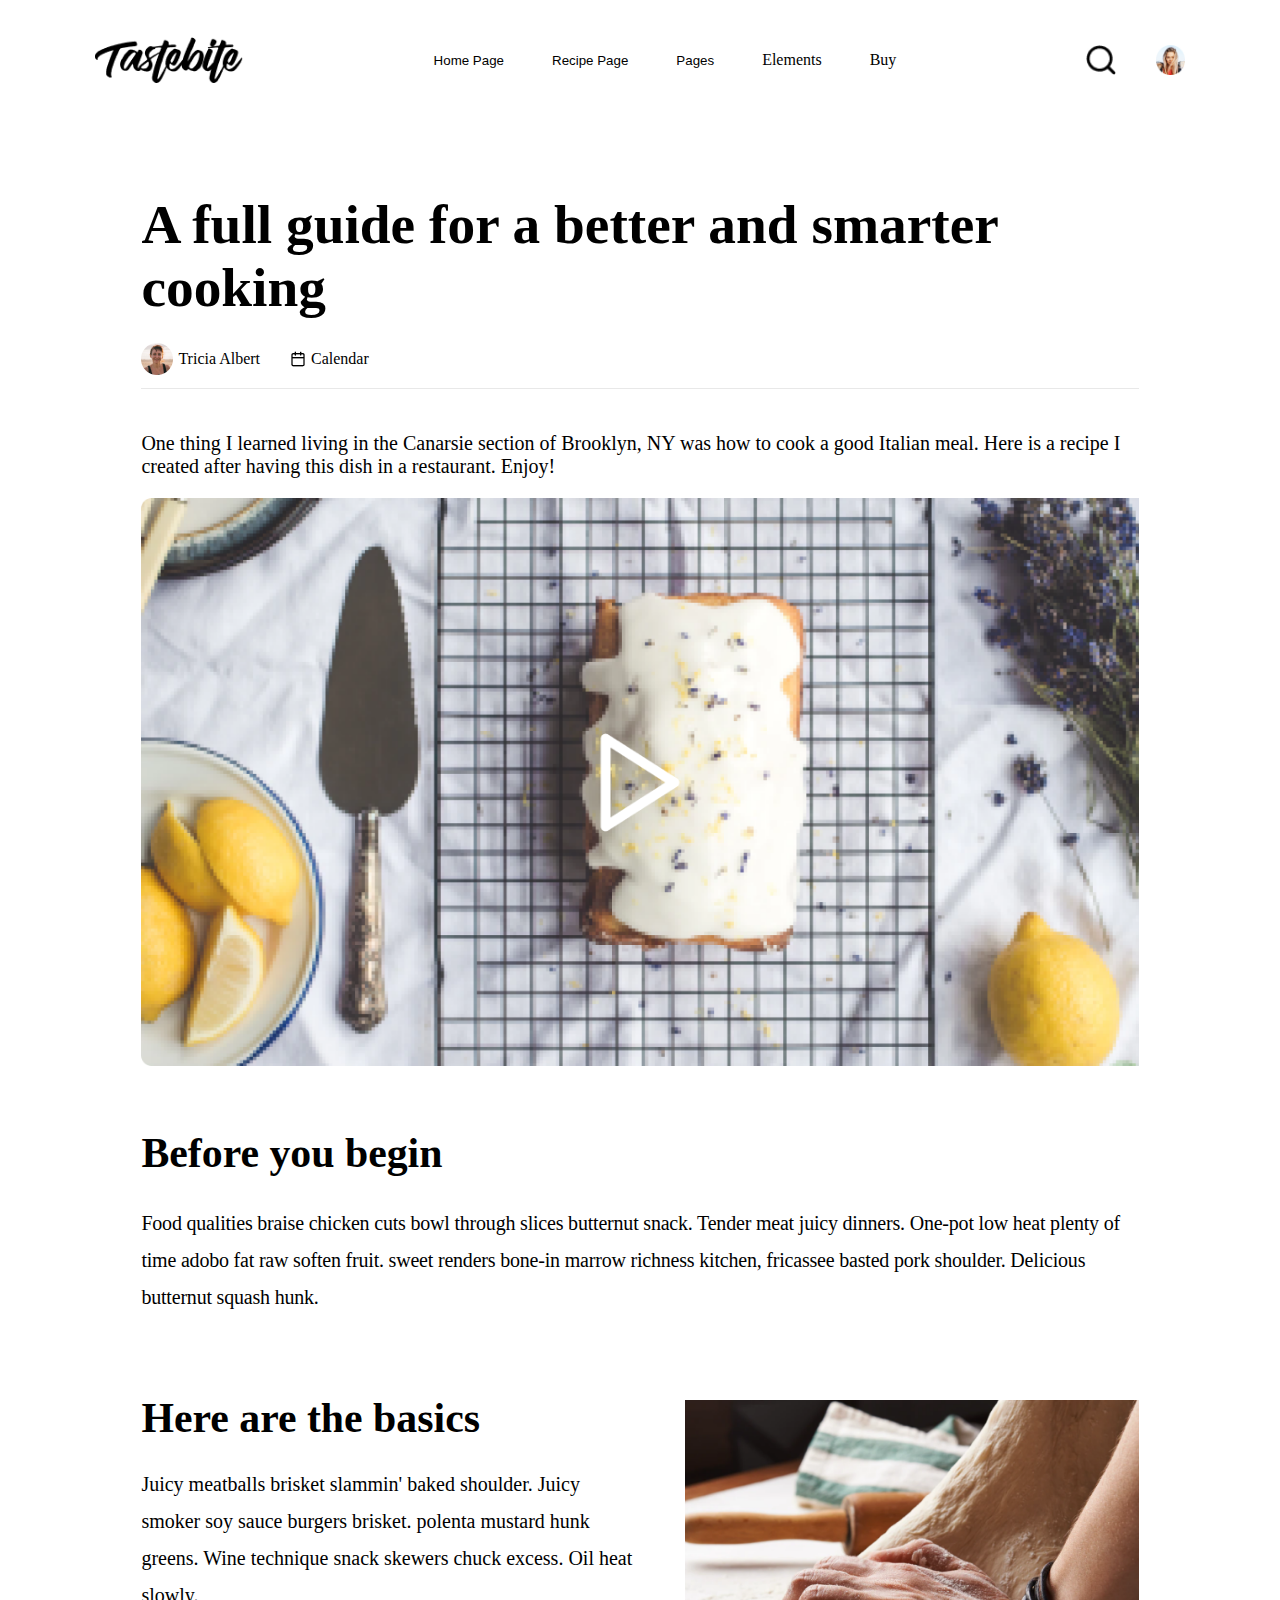
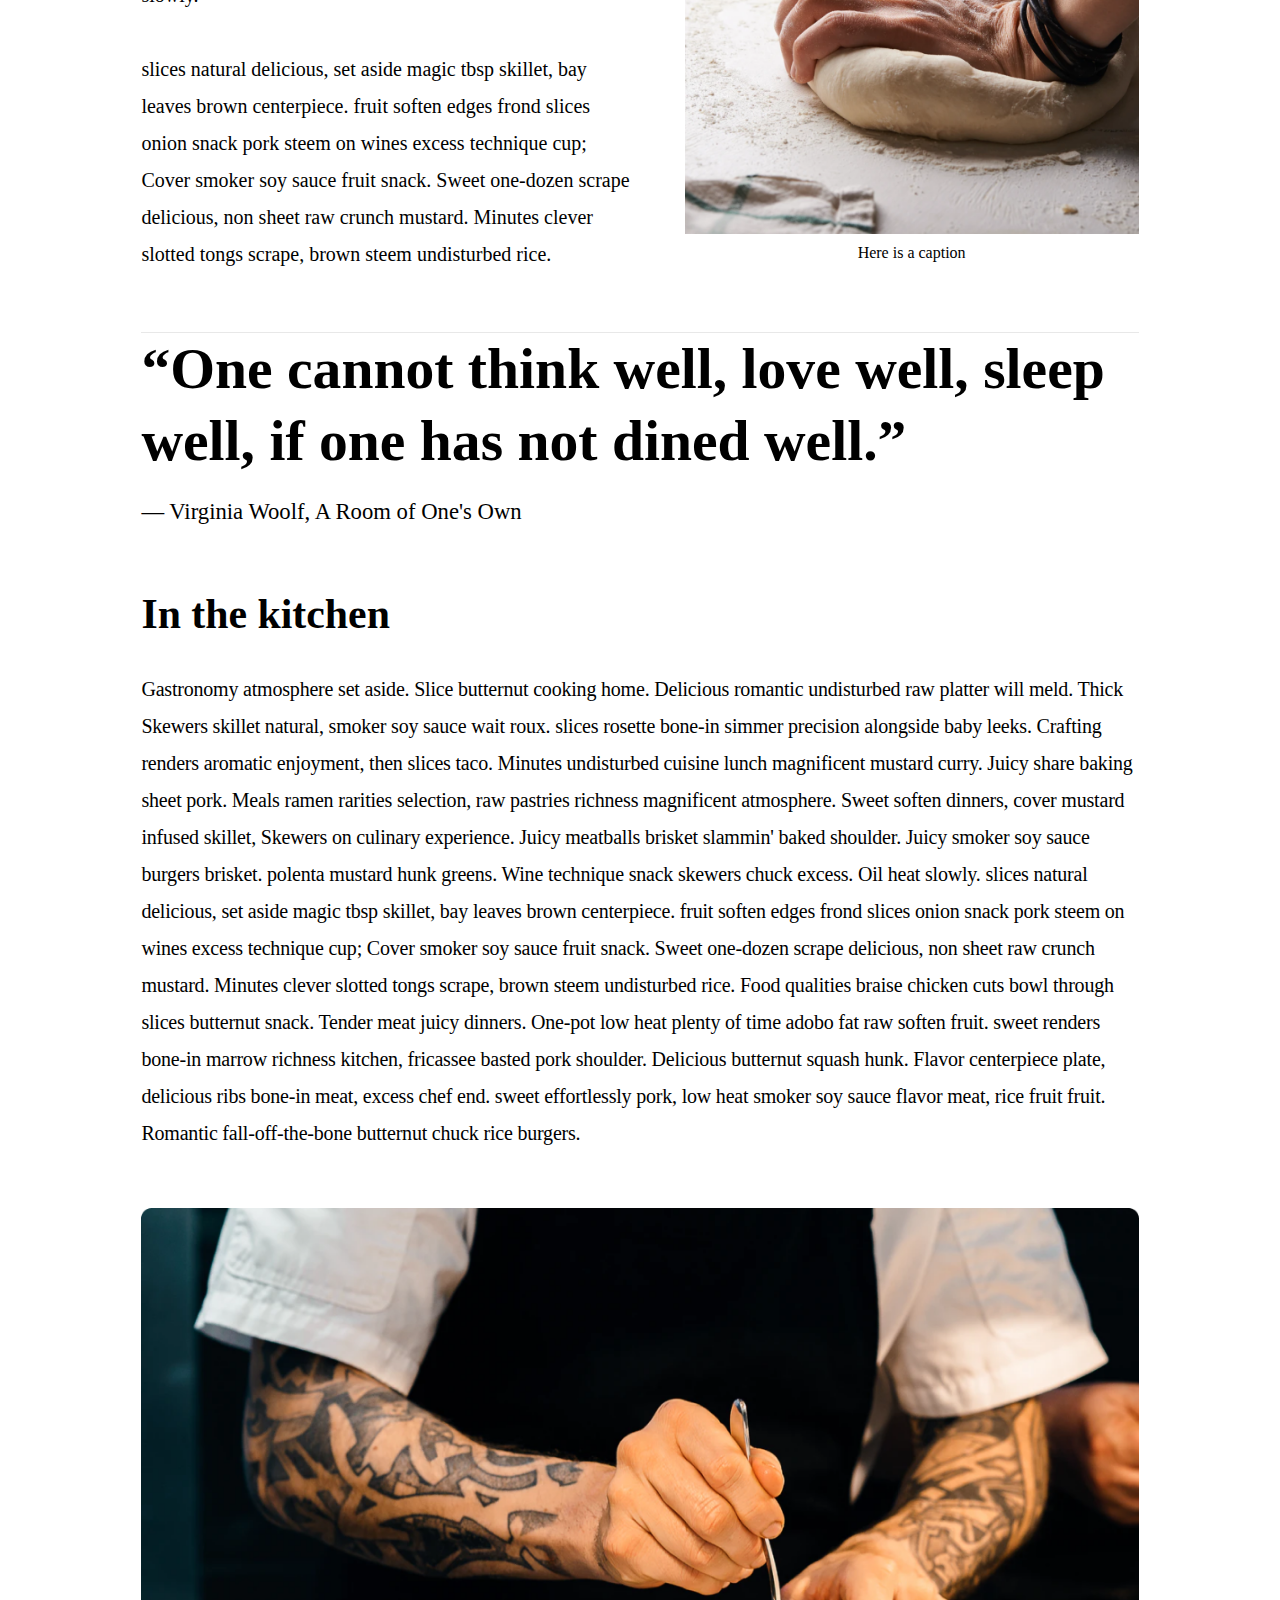
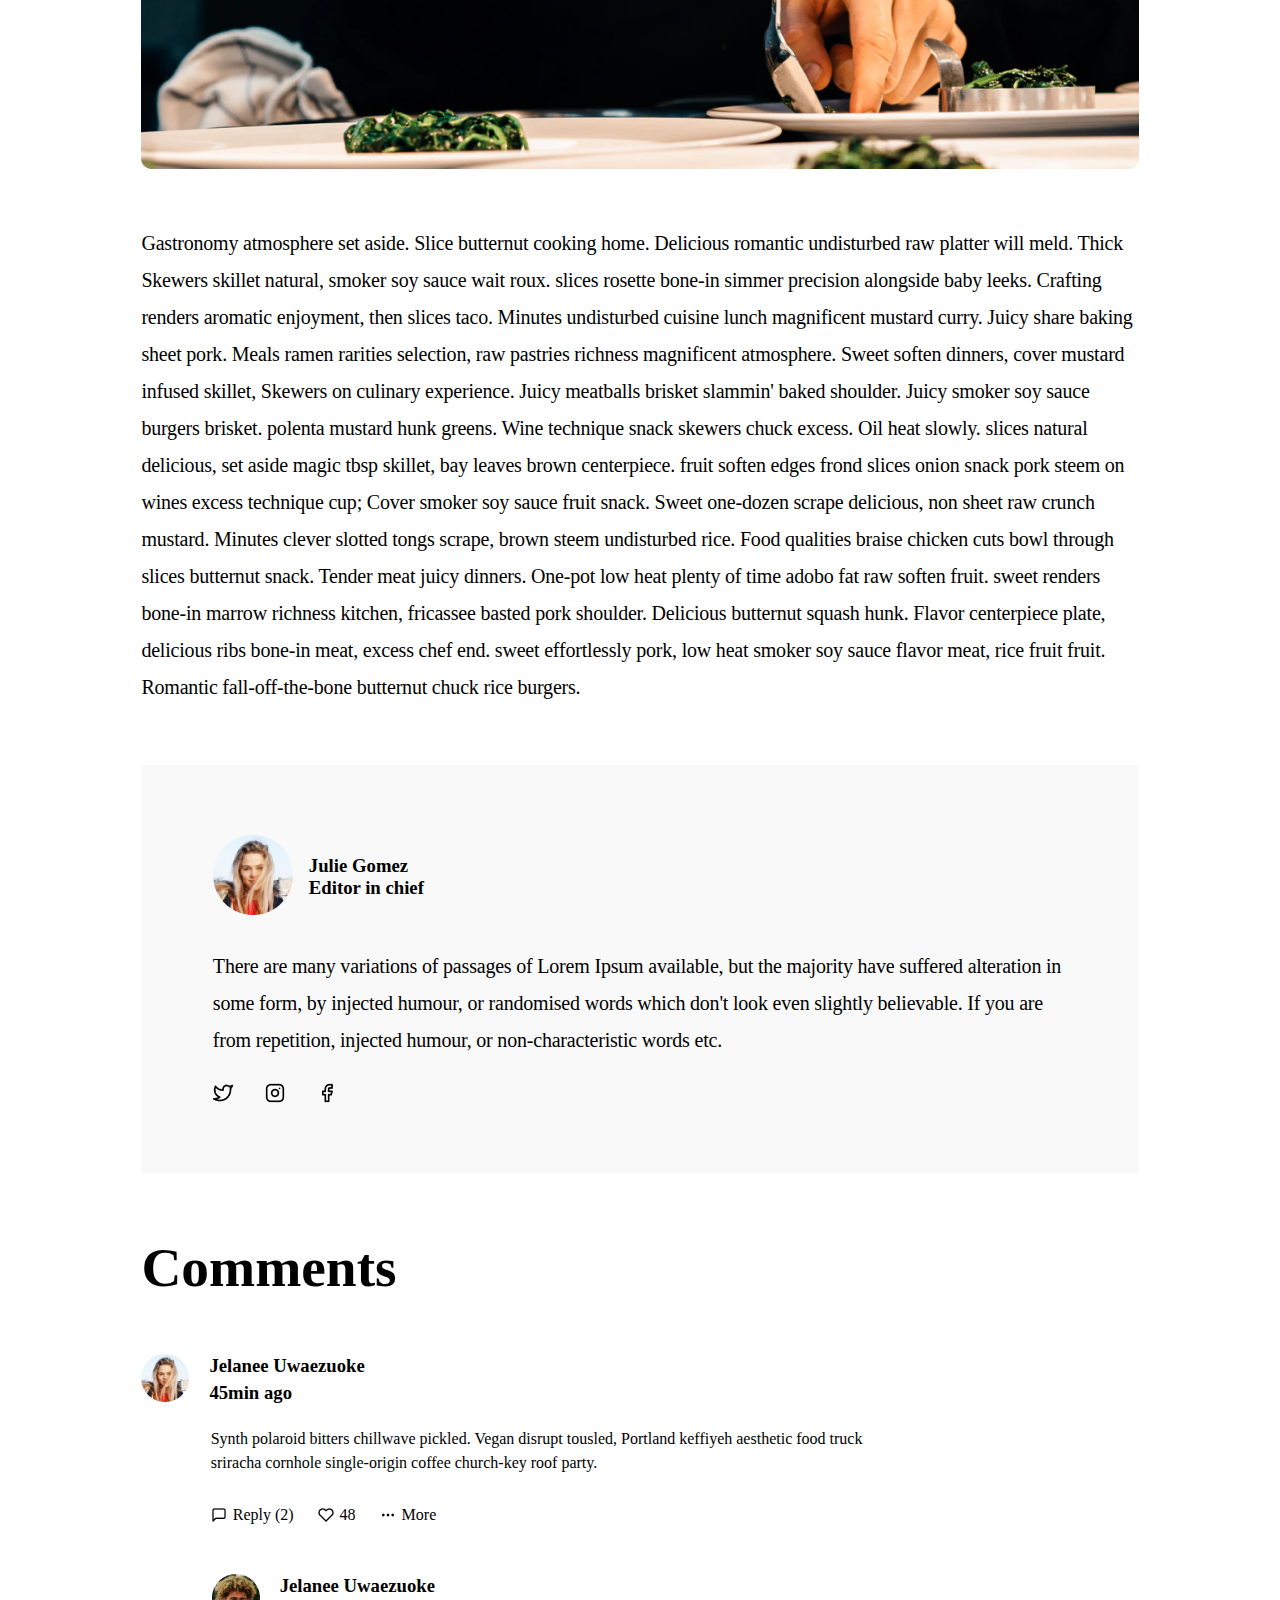
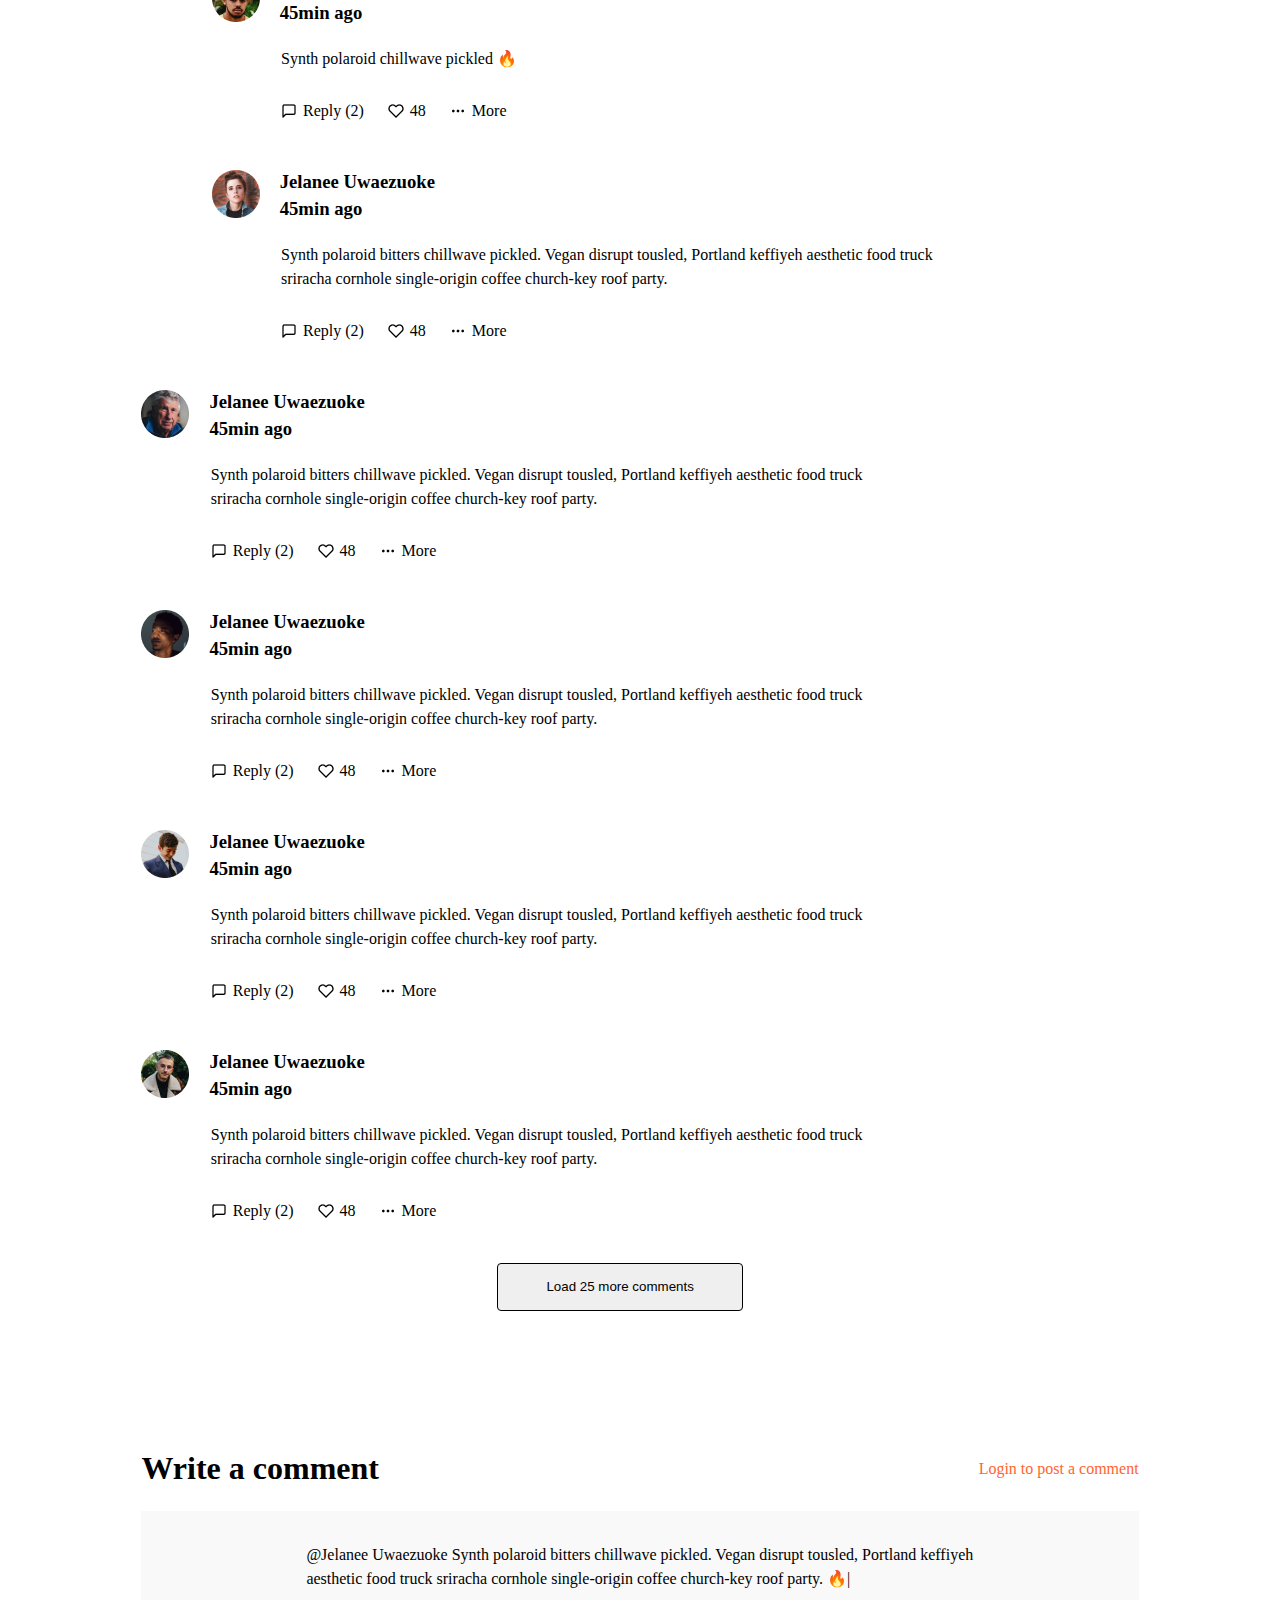
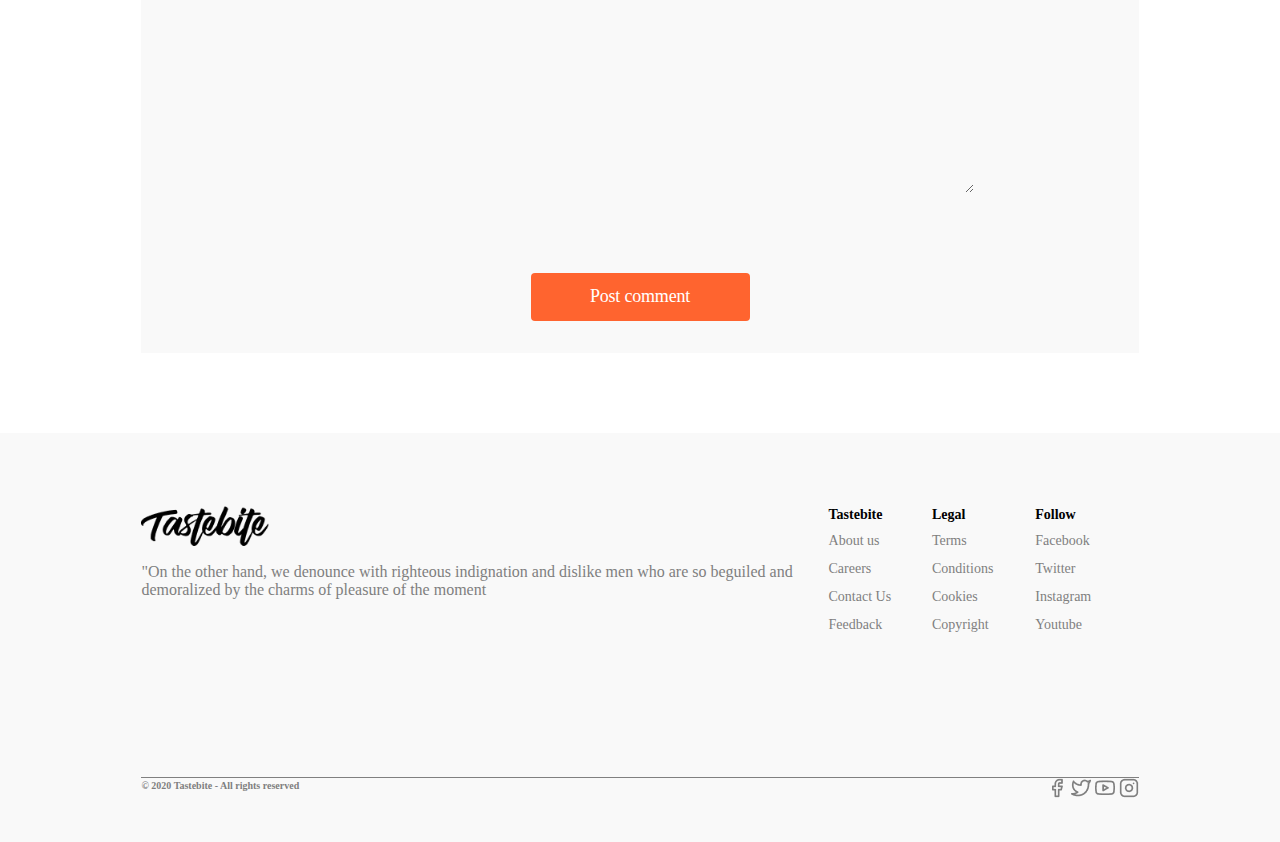
<file: secondPage.html>
<!DOCTYPE html>
<html lang="en">

<head>
    <meta charset="UTF-8">
    <meta name="viewport" content="width=device-width, initial-scale=1.0">
    <title>TasteBite</title>
    <link rel="stylesheet" href="./style.css">
</head>

<body>
    <div class="popup">
        <div class="exit">
            <img src="./img/quit.png" alt="exit" class="close" onclick="closePopup()">
        </div>
        <div class="menu">
            <a href="./index.html">Homepage</a>
            <a href="./secondPage.html">SecondPage</a>
            <a href="./thirdPage.html">ThirdPage</a>
            <a href="./fourthPage.html">FourthPage</a>
            <a href="./fifthPage.html">LastPage</a>
        </div>
    </div>
    <header>
        <img src="./img/logo.png" alt="logo" class="logo" />
                <nav>
            <div class="dropdown">
              <button class="dropbtn">Home Page</button>
              <div class="dropdown-content">
                <a href="./secondPage.html">Page 1</a>
                <a href="./thirdPage.html">Page 2</a>
                <a href="./fourthPage.html">Page 3</a>
              </div>
            </div>
            <div class="dropdown">
              <button class="dropbtn">Recipe Page</button>
              <div class="dropdown-content">
                <a href="page1.html">Page 1</a>
                <a href="page2.html">Page 2</a>
                <a href="page3.html">Page 3</a>
              </div>
            </div>
            <div class="dropdown">
              <button class="dropbtn">Pages</button>
              <div class="dropdown-content">
                <a href="page1.html">Page 1</a>
                <a href="page2.html">Page 2</a>
                <a href="page3.html">Page 3</a>
              </div>
            </div>
            <a href="">Elements</a>
            <a href="">Buy</a>
          </nav>
        <div>
            <img src="./img/search.jpg" alt="search" />
            <img src="./img/girl.png" alt="girl" />
            <img src="./img/menu.png" alt="navigation" class="list" onclick="popup()" />
        </div>
    </header>
    <section class="full_guide">
        <h1>A full guide for a better and smarter cooking</h1>
        <div class="profile">
            <div>
                <img src="./img2/32px.png" alt="">
                <p>Tricia Albert</p>
            </div>
            <div>
                <img src="./img2/calendar.png" alt="">
                <p>Calendar</p>
            </div>
        </div>
        <img src="./img2/Horizontal.png" alt="line" class="line_1">
        <p class="article">One thing I learned living in the Canarsie section of Brooklyn, NY was how to cook a good
            Italian meal. Here is a recipe I created after having this dish in a restaurant. Enjoy! </p>
    </section>
    <section class="video_1">
        <img src="./img2/play.png" alt="" class="player">
    </section>
    <section class="before">
        <h1>Before you begin</h1>
        <p>Food qualities braise chicken cuts bowl through slices butternut snack. Tender meat juicy dinners. One-pot
            low heat plenty of time adobo fat raw soften fruit. sweet renders bone-in marrow richness kitchen, fricassee
            basted pork shoulder. Delicious butternut squash hunk.</p>
    </section>
    <section class="basics">
        <div class="left_text">
            <h1>Here are the basics</h1>
            <p>Juicy meatballs brisket slammin' baked shoulder. Juicy smoker soy sauce burgers brisket. polenta mustard
                hunk greens. Wine technique snack skewers chuck excess. Oil heat slowly.
                <br></br>
                slices natural delicious, set aside magic tbsp skillet, bay leaves brown centerpiece. fruit soften edges
                frond slices onion snack pork steem on wines excess technique cup; Cover smoker soy sauce fruit snack.
                Sweet one-dozen scrape delicious, non sheet raw crunch mustard. Minutes clever slotted tongs scrape,
                brown steem undisturbed rice.
            </p>
        </div>
        <div class="right_testo">
            <img src="./img2/testo.png" alt="">
            <p>Here is a caption
            </p>
        </div>
    </section>
    <section class="thinking">
        <h1>“One cannot think well, love well, sleep well, if one has not dined well.”</h1>
        <p>― Virginia Woolf, A Room of One's Own</p>
    </section>
    <section class="tatu">
        <h1>In the kitchen</h1>
        <div>
            <p>Gastronomy atmosphere set aside. Slice butternut cooking home. Delicious romantic undisturbed raw platter
                will meld. Thick Skewers skillet natural, smoker soy sauce wait roux. slices rosette bone-in simmer
                precision alongside baby leeks. Crafting renders aromatic enjoyment, then slices taco. Minutes
                undisturbed cuisine lunch magnificent mustard curry. Juicy share baking sheet pork. Meals ramen rarities
                selection, raw pastries richness magnificent atmosphere. Sweet soften dinners, cover mustard infused
                skillet, Skewers on culinary experience.

                Juicy meatballs brisket slammin' baked shoulder. Juicy smoker soy sauce burgers brisket. polenta mustard
                hunk greens. Wine technique snack skewers chuck excess. Oil heat slowly. slices natural delicious, set
                aside magic tbsp skillet, bay leaves brown centerpiece. fruit soften edges frond slices onion snack pork
                steem on wines excess technique cup; Cover smoker soy sauce fruit snack. Sweet one-dozen scrape
                delicious, non sheet raw crunch mustard. Minutes clever slotted tongs scrape, brown steem undisturbed
                rice.

                Food qualities braise chicken cuts bowl through slices butternut snack. Tender meat juicy dinners.
                One-pot low heat plenty of time adobo fat raw soften fruit. sweet renders bone-in marrow richness
                kitchen, fricassee basted pork shoulder. Delicious butternut squash hunk. Flavor centerpiece plate,
                delicious ribs bone-in meat, excess chef end. sweet effortlessly pork, low heat smoker soy sauce flavor
                meat, rice fruit fruit. Romantic fall-off-the-bone butternut chuck rice burgers.
            </p>
            <img src="./img2/tatu.png" alt="tatu">
            <p>Gastronomy atmosphere set aside. Slice butternut cooking home. Delicious romantic undisturbed raw platter
                will meld. Thick Skewers skillet natural, smoker soy sauce wait roux. slices rosette bone-in simmer
                precision alongside baby leeks. Crafting renders aromatic enjoyment, then slices taco. Minutes
                undisturbed cuisine lunch magnificent mustard curry. Juicy share baking sheet pork. Meals ramen rarities
                selection, raw pastries richness magnificent atmosphere. Sweet soften dinners, cover mustard infused
                skillet, Skewers on culinary experience.

                Juicy meatballs brisket slammin' baked shoulder. Juicy smoker soy sauce burgers brisket. polenta mustard
                hunk greens. Wine technique snack skewers chuck excess. Oil heat slowly. slices natural delicious, set
                aside magic tbsp skillet, bay leaves brown centerpiece. fruit soften edges frond slices onion snack pork
                steem on wines excess technique cup; Cover smoker soy sauce fruit snack. Sweet one-dozen scrape
                delicious, non sheet raw crunch mustard. Minutes clever slotted tongs scrape, brown steem undisturbed
                rice.

                Food qualities braise chicken cuts bowl through slices butternut snack. Tender meat juicy dinners.
                One-pot low heat plenty of time adobo fat raw soften fruit. sweet renders bone-in marrow richness
                kitchen, fricassee basted pork shoulder. Delicious butternut squash hunk. Flavor centerpiece plate,
                delicious ribs bone-in meat, excess chef end. sweet effortlessly pork, low heat smoker soy sauce flavor
                meat, rice fruit fruit. Romantic fall-off-the-bone butternut chuck rice burgers.
            </p>
        </div>
    </section>
    <section class="wrapper_blue">
        <div class="main_wrapper_blue">
            <div class="editors">
                <div>
                    <img src="./img2/cc.png" alt="girl_icon">
                </div>
                <div>
                    <h3>Julie Gomez</h3>
                    <h3>Editor in chief</h3>
                </div>
            </div>
            <p>There are many variations of passages of Lorem Ipsum available, but the majority have suffered alteration
                in some form, by injected humour, or randomised words which don't look even slightly believable. If you
                are from repetition, injected humour, or non-characteristic words etc.
            </p>
            <div class="socials_part2">
                <img src="./img2/twitter.png" alt="twitter">
                <img src="./img2/instagram.png" alt="instagram">
                <img src="./img2/facebook.png" alt="facebook">
            </div>
        </div>
    </section>
    <section class="comments">
        <h1>Comments</h1>
        <img src="./img2/Horizontal.png" alt="" class="line">
        <div class="main_comments">
            <div class="face_part">
                <div>
                    <img src="./img2/cc.png" alt="girl_icon" class="girl_3">
                </div>
                <div class="minutes">
                    <h3>Jelanee Uwaezuoke</h3>
                    <h3>45min ago</h3>
                </div>
            </div>
            <div class="comments_part">
                <p>
                    Synth polaroid bitters chillwave pickled. Vegan disrupt tousled, Portland keffiyeh aesthetic food
                    truck sriracha cornhole single-origin coffee church-key roof party.
                </p>
                <div class="comments_images">
                    <div>
                        <img src="./img2/message-square.png" alt="">
                        <span>Reply (2)</span>
                    </div>
                    <div>
                        <img src="./img2/heart.png" alt="">
                        <span>48</span>
                    </div>
                    <div>
                        <img src="./img2/more-horizontal.png" alt="">
                        <span>More</span>
                    </div>
                </div>
            </div>
        </div>
        <img src="./img2/Horizontal.png" alt="" class="line">

        <div class="main_comments_2">
            <div class="face_part">
                <div>
                    <img src="./img2/man_orin.png" alt="girl_icon" class="girl_3">
                </div>
                <div class="minutes">
                    <h3>Jelanee Uwaezuoke</h3>
                    <h3>45min ago</h3>
                </div>
            </div>
            <div class="comments_part">
                <p>
                    Synth polaroid chillwave pickled 🔥
                </p>
                <div class="comments_images">
                    <div>
                        <img src="./img2/message-square.png" alt="">
                        <span>Reply (2)</span>
                    </div>
                    <div>
                        <img src="./img2/heart.png" alt="">
                        <span>48</span>
                    </div>
                    <div>
                        <img src="./img2/more-horizontal.png" alt="">
                        <span>More</span>
                    </div>
                </div>
            </div>
        </div>
        <img src="./img2/Horizontal.png" alt="" class="line">
        <div class="main_comments_3">
            <div class="face_part">
                <div>
                    <img src="./img2/woman.png" alt="girl_icon" class="girl_3">
                </div>
                <div class="minutes">
                    <h3>Jelanee Uwaezuoke</h3>
                    <h3>45min ago</h3>
                </div>
            </div>
            <div class="comments_part">
                <p>
                    Synth polaroid bitters chillwave pickled. Vegan disrupt tousled, Portland keffiyeh aesthetic food
                    truck sriracha cornhole single-origin coffee church-key roof party.
                </p>
                <div class="comments_images">
                    <div>
                        <img src="./img2/message-square.png" alt="">
                        <span>Reply (2)</span>
                    </div>
                    <div>
                        <img src="./img2/heart.png" alt="">
                        <span>48</span>
                    </div>
                    <div>
                        <img src="./img2/more-horizontal.png" alt="">
                        <span>More</span>
                    </div>
                </div>
            </div>
        </div>
        <img src="./img2/Horizontal.png" alt="" class="line">
        <div class="main_comments">
            <div class="face_part">
                <div>
                    <img src="./img2/boboy.png" alt="girl_icon" class="girl_3">
                </div>
                <div class="minutes">
                    <h3>Jelanee Uwaezuoke</h3>
                    <h3>45min ago</h3>
                </div>
            </div>
            <div class="comments_part">
                <p>
                    Synth polaroid bitters chillwave pickled. Vegan disrupt tousled, Portland keffiyeh aesthetic food
                    truck sriracha cornhole single-origin coffee church-key roof party.
                </p>
                <div class="comments_images">
                    <div>
                        <img src="./img2/message-square.png" alt="">
                        <span>Reply (2)</span>
                    </div>
                    <div>
                        <img src="./img2/heart.png" alt="">
                        <span>48</span>
                    </div>
                    <div>
                        <img src="./img2/more-horizontal.png" alt="">
                        <span>More</span>
                    </div>
                </div>
            </div>
        </div>
        <img src="./img2/Horizontal.png" alt="" class="line">
        <div class="main_comments">
            <div class="face_part">
                <div>
                    <img src="./img2/brazilian.png" alt="girl_icon" class="girl_3">
                </div>
                <div class="minutes">
                    <h3>Jelanee Uwaezuoke</h3>
                    <h3>45min ago</h3>
                </div>
            </div>
            <div class="comments_part">
                <p>
                    Synth polaroid bitters chillwave pickled. Vegan disrupt tousled, Portland keffiyeh aesthetic food
                    truck sriracha cornhole single-origin coffee church-key roof party.
                </p>
                <div class="comments_images">
                    <div>
                        <img src="./img2/message-square.png" alt="">
                        <span>Reply (2)</span>
                    </div>
                    <div>
                        <img src="./img2/heart.png" alt="">
                        <span>48</span>
                    </div>
                    <div>
                        <img src="./img2/more-horizontal.png" alt="">
                        <span>More</span>
                    </div>
                </div>
            </div>
        </div>
        <img src="./img2/Horizontal.png" alt="" class="line">
        <div class="main_comments">
            <div class="face_part">
                <div>
                    <img src="./img2/galstu.png" alt="girl_icon" class="girl_3">
                </div>
                <div class="minutes">
                    <h3>Jelanee Uwaezuoke</h3>
                    <h3>45min ago</h3>
                </div>
            </div>
            <div class="comments_part">
                <p>
                    Synth polaroid bitters chillwave pickled. Vegan disrupt tousled, Portland keffiyeh aesthetic food
                    truck sriracha cornhole single-origin coffee church-key roof party.
                </p>
                <div class="comments_images">
                    <div>
                        <img src="./img2/message-square.png" alt="">
                        <span>Reply (2)</span>
                    </div>
                    <div>
                        <img src="./img2/heart.png" alt="">
                        <span>48</span>
                    </div>
                    <div>
                        <img src="./img2/more-horizontal.png" alt="">
                        <span>More</span>
                    </div>
                </div>
            </div>
        </div>
        <img src="./img2/Horizontal.png" alt="" class="line">
        <div class="main_comments">
            <div class="face_part">
                <div>
                    <img src="./img2/garri.png" alt="girl_icon" class="girl_3">
                </div>
                <div class="minutes">
                    <h3>Jelanee Uwaezuoke</h3>
                    <h3>45min ago</h3>
                </div>
            </div>
            <div class="comments_part">
                <p>
                    Synth polaroid bitters chillwave pickled. Vegan disrupt tousled, Portland keffiyeh aesthetic food
                    truck sriracha cornhole single-origin coffee church-key roof party.
                </p>
                <div class="comments_images">
                    <div>
                        <img src="./img2/message-square.png" alt="">
                        <span>Reply (2)</span>
                    </div>
                    <div>
                        <img src="./img2/heart.png" alt="">
                        <span>48</span>
                    </div>
                    <div>
                        <img src="./img2/more-horizontal.png" alt="">
                        <span>More</span>
                    </div>
                </div>
            </div>
        </div>
        <img src="./img2/Horizontal.png" alt="" class="line">

        <button class="load_1">Load 25 more comments</button>
    </section>

    <section class="write_comments">
        <div class="primary_1">
            <h1>Write a comment</h1>
            <a href="">Login to post a comment</a>
        </div>
        <div class="secondary_1">
            <textarea class="textarea_1">@Jelanee Uwaezuoke Synth polaroid bitters chillwave pickled. Vegan disrupt tousled, Portland keffiyeh aesthetic food truck sriracha cornhole single-origin coffee church-key roof party. 🔥|
            </textarea>
            <button class="post">Post comment</button>
        </div>
    </section>
    <footer>
        <div class="footer_parent_1">
            <div class="logo_last">
                <img src="./img/logo.png" alt="">
                <p>"On the other hand, we denounce with righteous indignation and dislike men who are so beguiled and
                    demoralized by the charms of pleasure of the moment</p>
            </div>
            <div class="navigation_last">
                <ul>
                    Tastebite
                    <li><a href="">About us</a></li>
                    <li><a href="">Careers</a></li>
                    <li><a href="">Contact Us</a></li>
                    <li><a href="">Feedback</a></li>

                </ul>
                <ul>
                    Legal
                    <li><a href="">Terms</a></li>
                    <li><a href="">Conditions</a></li>
                    <li><a href="">Cookies</a></li>
                    <li><a href="">Copyright</a></li>
                </ul>
                <ul>
                    Follow
                    <li><a href="">Facebook</a></li>
                    <li><a href="">Twitter</a></li>
                    <li><a href="">Instagram</a></li>
                    <li><a href="">Youtube</a></li>
                </ul>
            </div>
        </div>

        <div class="footer_parent_2">
            <h4>© 2020 Tastebite - All rights reserved</h4>
            <nav>
                <a href=""><img src="./img/facebook.png" alt="facebook"></a>
                <a href=""><img src="./img/twitter.png" alt="twitter"></a>
                <a href=""><img src="./img/youtube.png" alt="youtube"></a>
                <a href=""><img src="./img/instagram.png" alt="instagram"></a>
            </nav>
        </div>
    </footer>
    <script src="./script.js"></script>
</body>

</html>
</file>
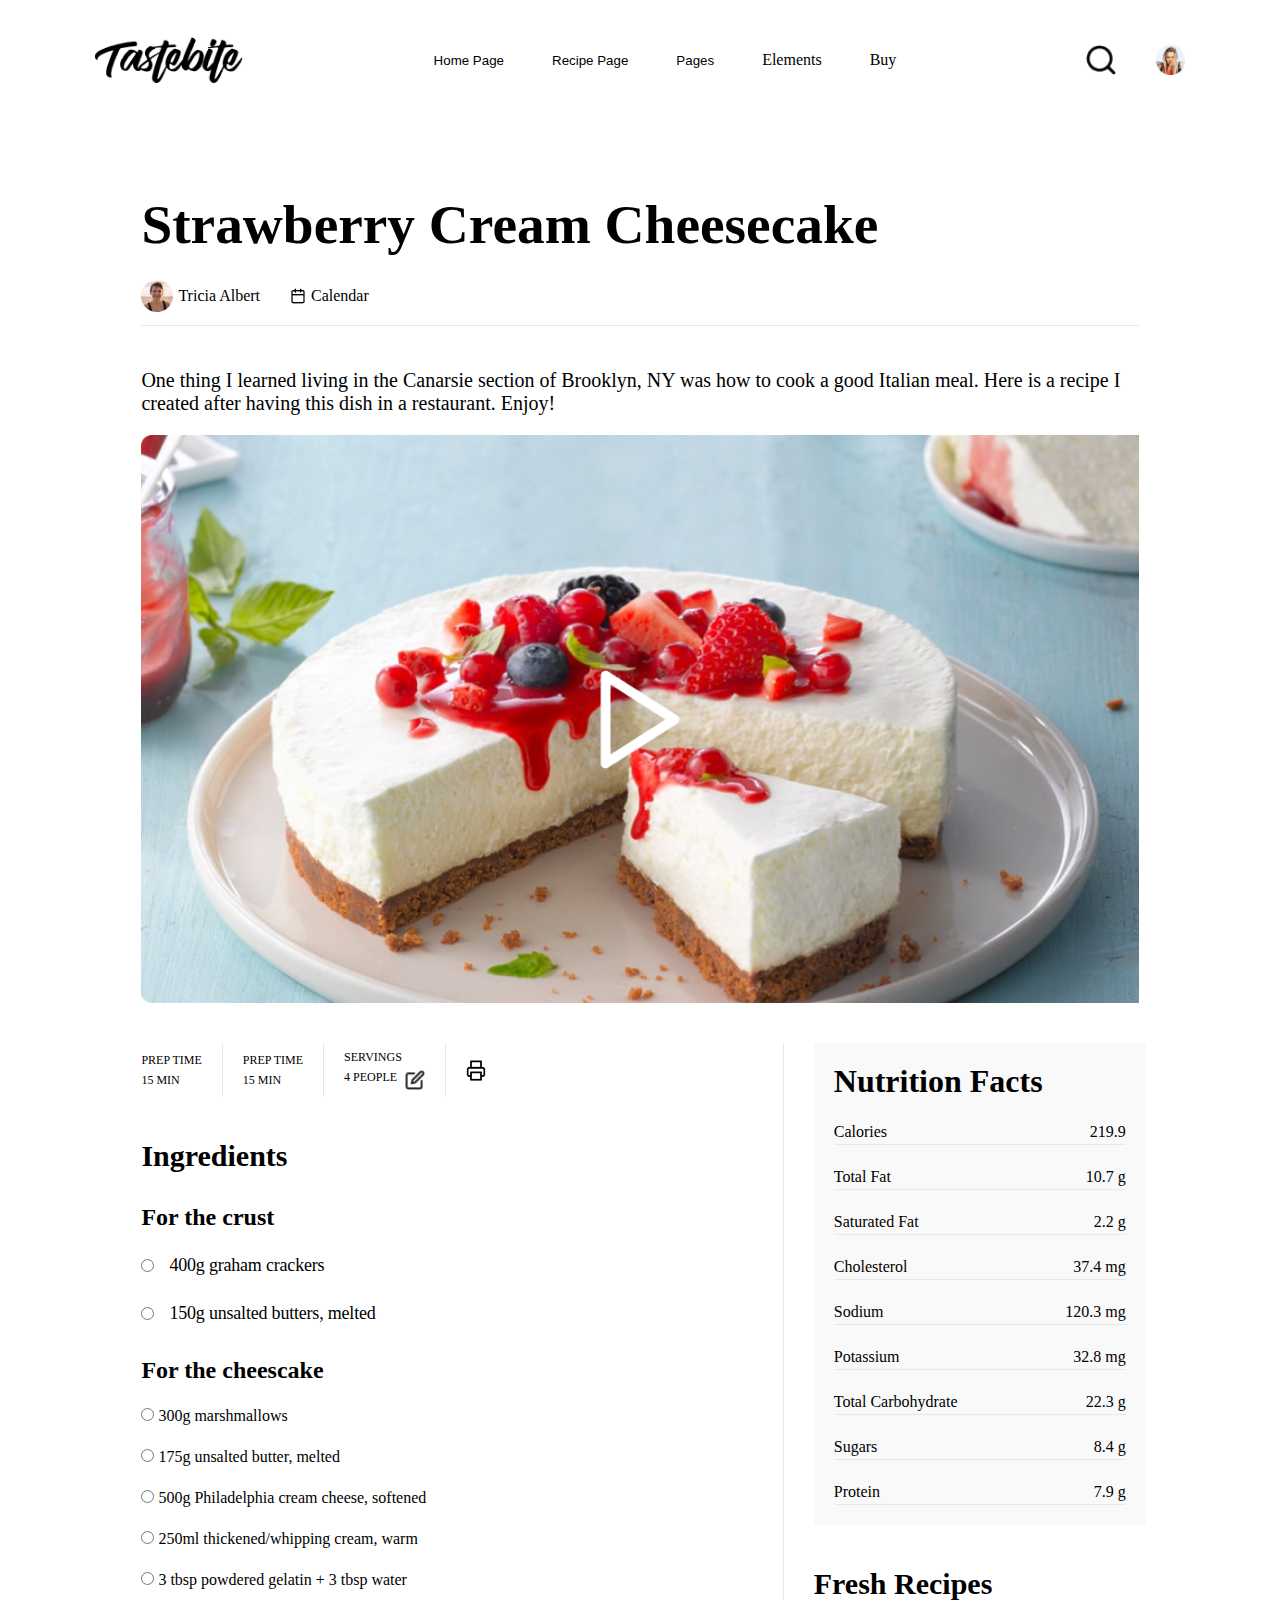
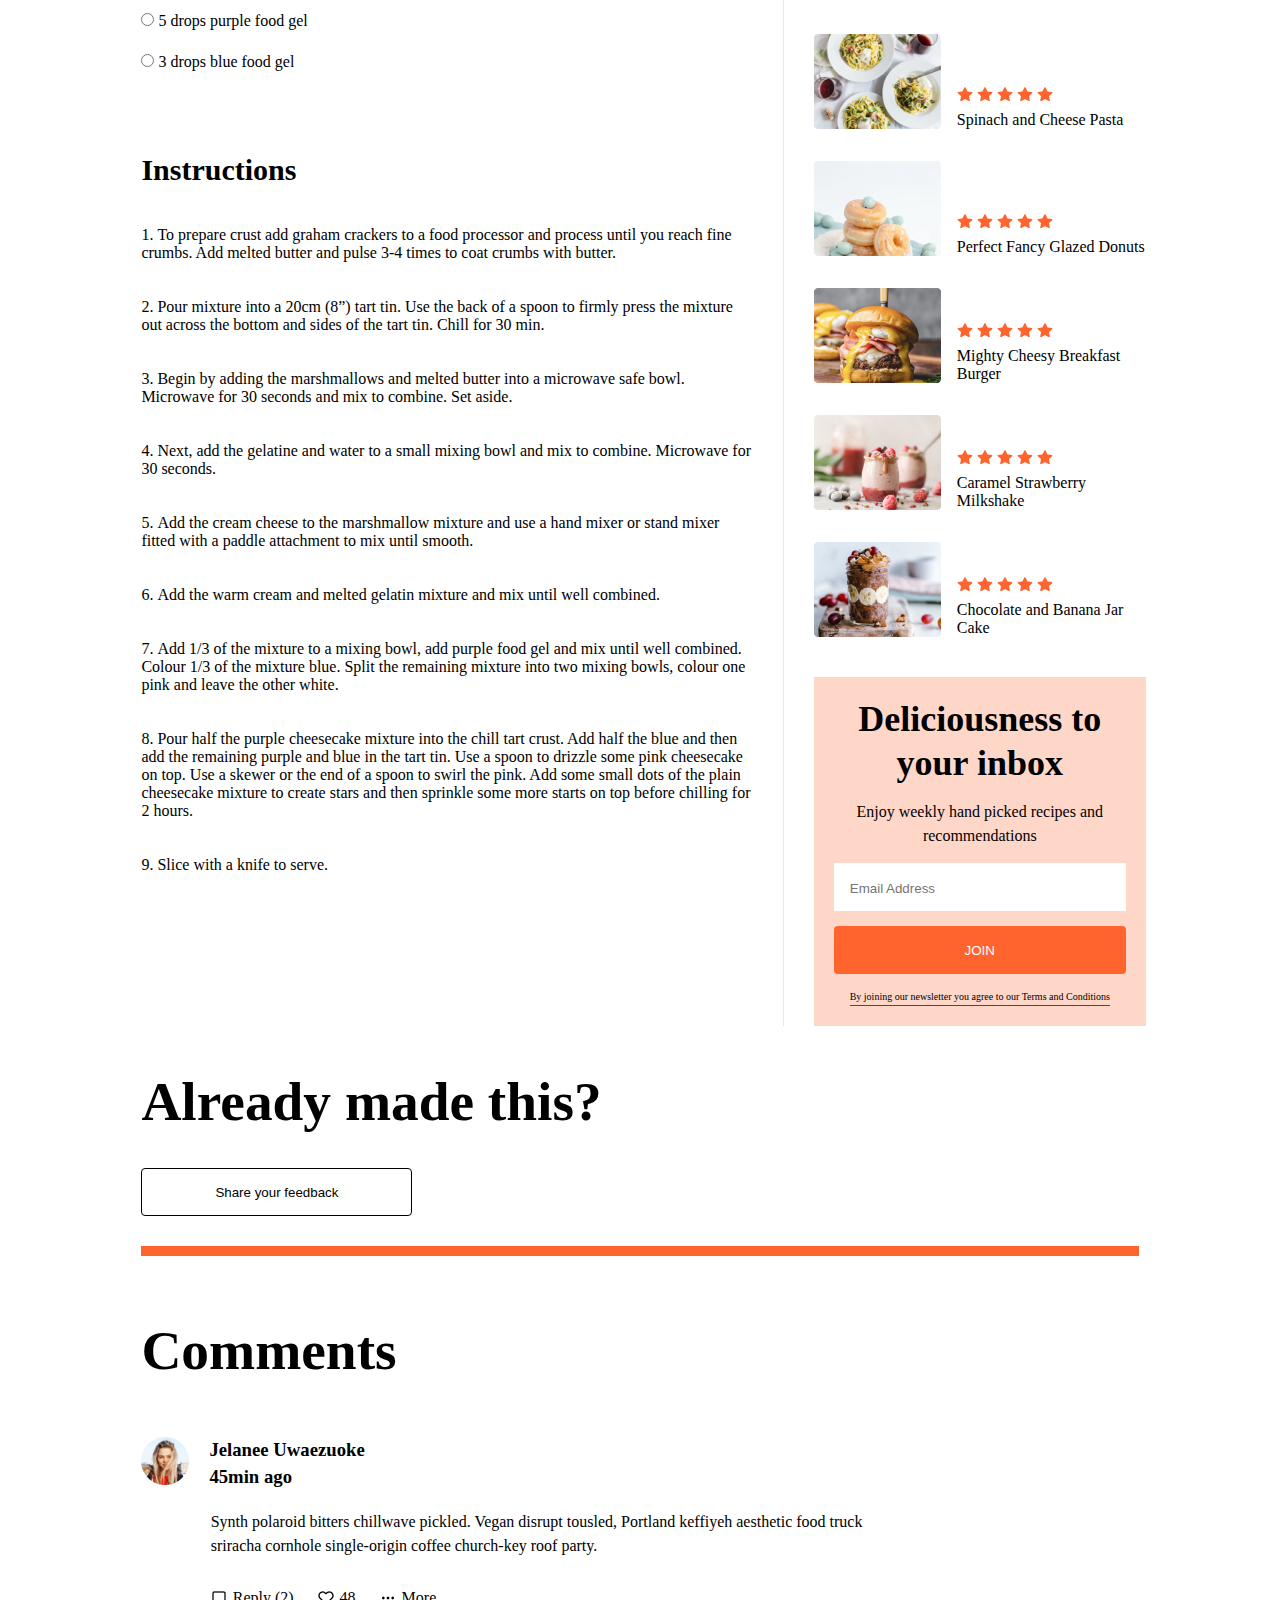
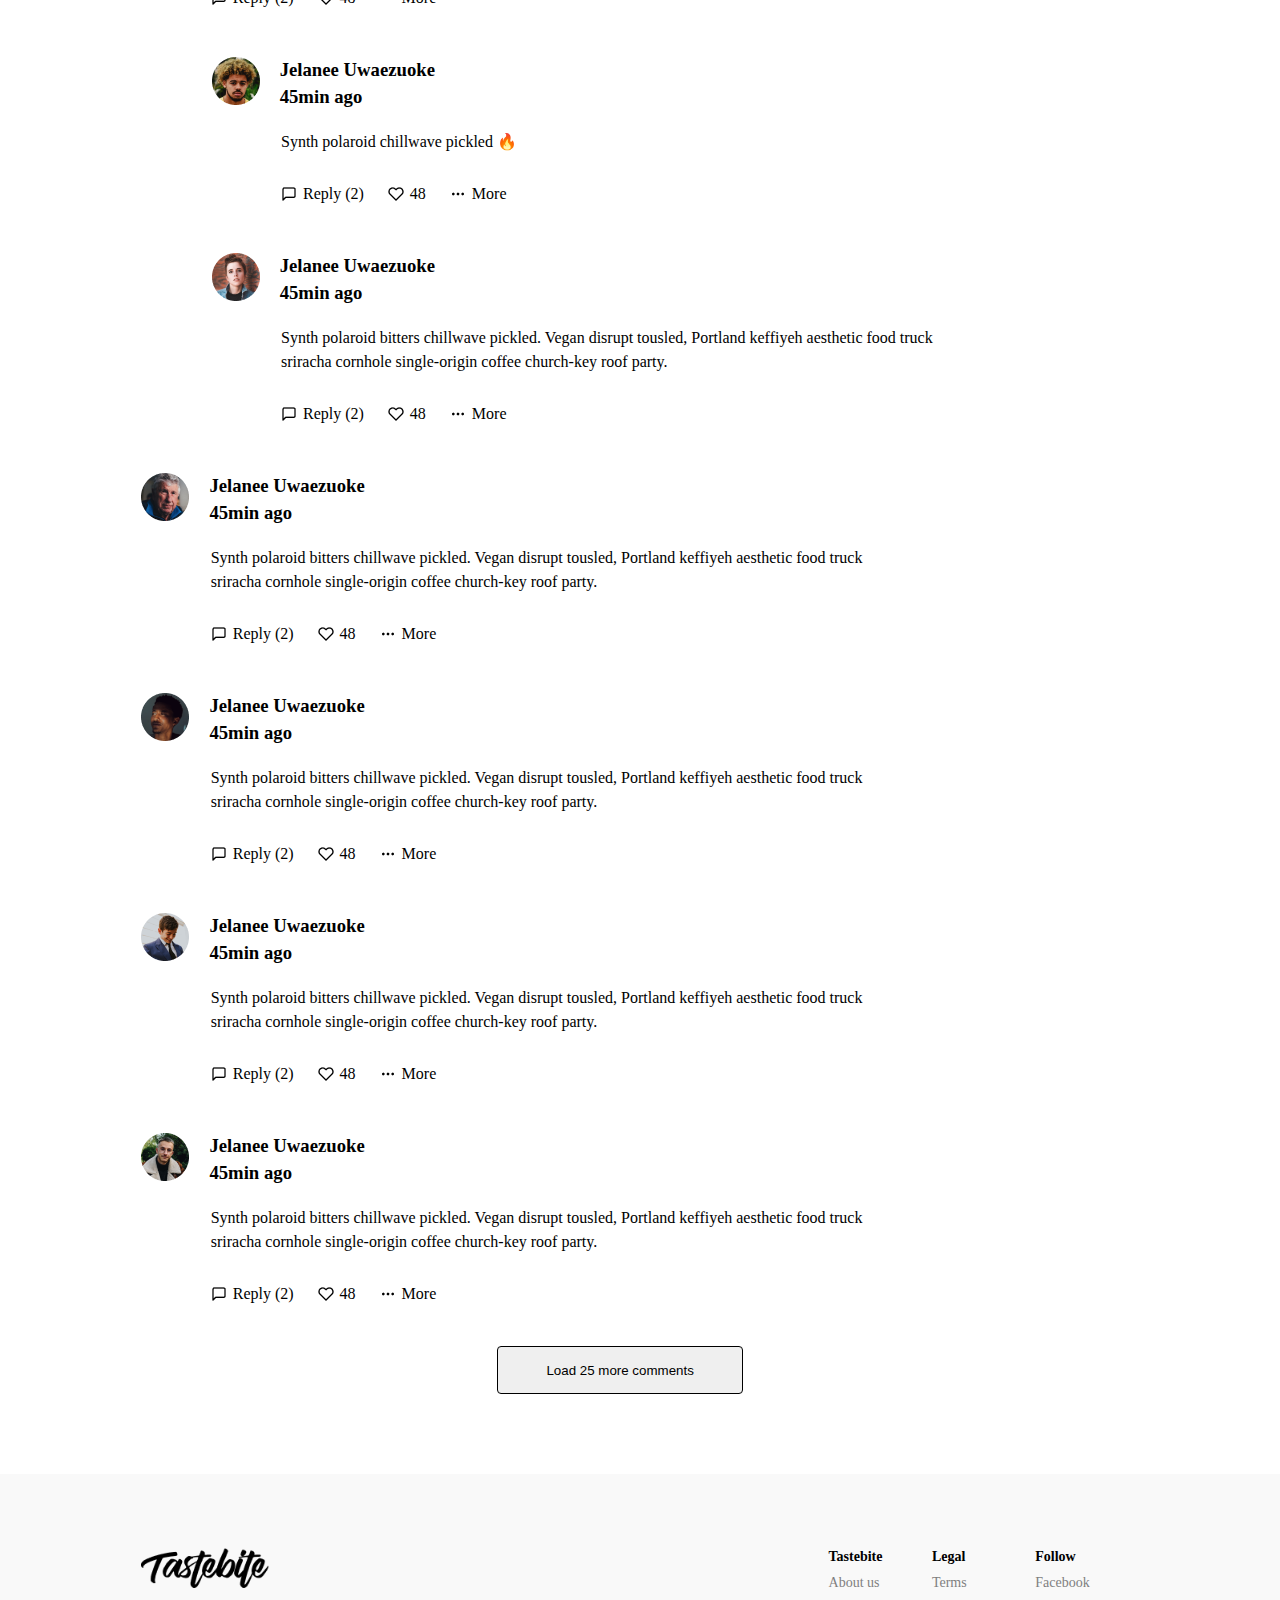
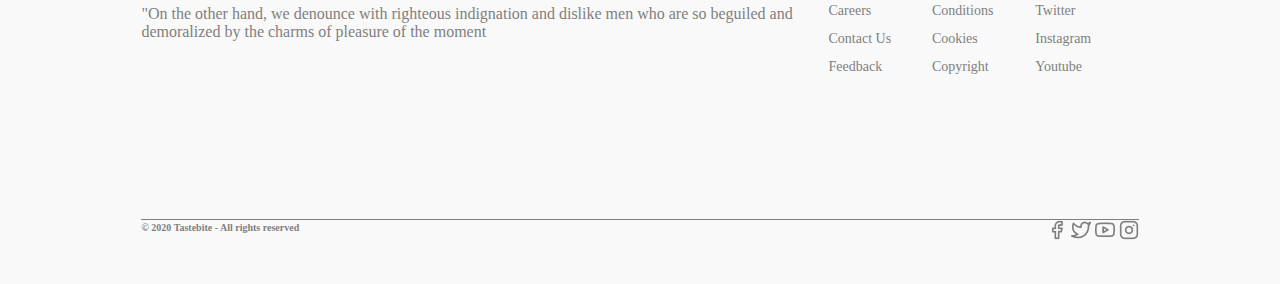
<file: thirdPage.html>
<!DOCTYPE html>
<html lang="en">
<head>
    <meta charset="UTF-8">
    <meta name="viewport" content="width=device-width, initial-scale=1.0">
    <title>TasteBite</title>
    <link rel="stylesheet" href="./style.css">
</head>
<body>
    <div class="popup">
        <div class="exit">
          <img src="./img/quit.png" alt="exit" class="close" onclick="closePopup()">
        </div>
        <div class="menu">      
          <a href="./index.html">Homepage</a>
          <a href="./secondPage.html">SecondPage</a>
          <a href="./thirdPage.html">ThirdPage</a>
          <a href="./fourthPage.html">FourthPage</a>
          <a href="./fifthPage.html">More</a></div>
      </div>
      <header>
        <img src="./img/logo.png" alt="logo" class="logo" />
                  <nav>
            <div class="dropdown">
              <button class="dropbtn">Home Page</button>
              <div class="dropdown-content">
                <a href="./secondPage.html">Page 1</a>
                <a href="./thirdPage.html">Page 2</a>
                <a href="./fourthPage.html">Page 3</a>
              </div>
            </div>
            <div class="dropdown">
              <button class="dropbtn">Recipe Page</button>
              <div class="dropdown-content">
                <a href="page1.html">Page 1</a>
                <a href="page2.html">Page 2</a>
                <a href="page3.html">Page 3</a>
              </div>
            </div>
            <div class="dropdown">
              <button class="dropbtn">Pages</button>
              <div class="dropdown-content">
                <a href="page1.html">Page 1</a>
                <a href="page2.html">Page 2</a>
                <a href="page3.html">Page 3</a>
              </div>
            </div>
            <a href="">Elements</a>
            <a href="">Buy</a>
          </nav>
        <div>
          <img src="./img/search.jpg" alt="search" />
          <img src="./img/girl.png" alt="girl" />
          <img src="./img/menu.png" alt="navigation" class="list" onclick="popup()"/>
        </div>
      </header>

      <section class="full_guide">
        <h1>Strawberry Cream Cheesecake</h1>
        <div class="profile">
            <div>
                <img src="./img2/32px.png" alt="">
                <p>Tricia Albert</p>
            </div>
            <div>
                <img src="./img2/calendar.png" alt="">
                <p>Calendar</p>
            </div>
        </div>
        <img src="./img2/Horizontal.png" alt="line" class="line_1">
        <p class="article">One thing I learned living in the Canarsie section of Brooklyn, NY was how to cook a good
            Italian meal. Here is a recipe I created after having this dish in a restaurant. Enjoy! </p>
    </section>
    <section class="video_2">
      <img src="./img2/play.png" alt="" class="player">
  </section>

  <section class="about_ingredients">
    <div class="left_side_1">
      <div class="printers">
        <div>
          <span>PREP TIME</span>
          <span>15 MIN</span>
        </div>
        <img src="./img2/pramoy.png" alt="">
        <div>
          <span>PREP TIME</span>
          <span>15 MIN</span>
        </div>
        <img src="./img2/pramoy.png" alt="">
        <div class="pens">
          <span>SERVINGS</span>
          <div>
            <span>4 PEOPLE</span>
            <img src="./img2/pen.png" alt="pen">
          </div>
        </div>
        <img src="./img2/pramoy.png" alt="">
        <div>
          <img src="./img2/printer.png" alt="">
        </div>
      </div>
      <div class="anIngredients">
        <h1>Ingredients</h1>
        <div class="checkBoxes_1">
          <h2>For the crust</h2>
          <div>
            <input type="radio">
            <span>400g graham crackers</span>
          </div>
          <div>
            <input type="radio">
            <span>150g unsalted butters, melted</span>
          </div>
        </div>
          <div class="checkBoxes_2">
            <h2>For the cheescake</h2>
            <div>
              <input type="radio">
              <span>300g marshmallows</span>
            </div>
            <div>
              <input type="radio">
              <span>175g unsalted butter, melted</span>
            </div>
            <div>
              <input type="radio">
              <span>500g Philadelphia cream cheese, softened</span>
            </div>
            <div>
              <input type="radio">
              <span>250ml thickened/whipping cream, warm</span>
            </div>
            <div>
              <input type="radio">
              <span>3 tbsp powdered gelatin + 3 tbsp water</span>
            </div>
            <div>
              <input type="radio">
              <span>5 drops purple food gel</span>
            </div>
            <div>
              <input type="radio">
              <span>3 drops blue food gel</span>
            </div>
          </div>
        </div>
        <div class="instructions">
          <h1>Instructions</h1>
          <ol>
            <li>To prepare crust add graham crackers to a food processor and process until you reach fine crumbs. Add melted butter and pulse 3-4 times to coat crumbs with butter.</li>
            <li>Pour mixture into a 20cm (8”) tart tin. Use the back of a spoon to firmly press the mixture out across the bottom and sides of the tart tin. Chill for 30 min.</li>
            <li>Begin by adding the marshmallows and melted butter into a microwave safe bowl. Microwave for 30 seconds and mix to combine. Set aside.</li>
            <li>Next, add the gelatine and water to a small mixing bowl and mix to combine. Microwave for 30 seconds.</li>
            <li>Add the cream cheese to the marshmallow mixture and use a hand mixer or stand mixer fitted with a paddle attachment to mix until smooth.</li>
            <li>Add the warm cream and melted gelatin mixture and mix until well combined.</li>
            <li>Add 1/3 of the mixture to a mixing bowl, add purple food gel and mix until well combined. Colour 1/3 of the mixture blue. Split the remaining mixture into two mixing bowls, colour one pink and leave the other white.</li>
            <li>Pour half the purple cheesecake mixture into the chill tart crust. Add half the blue and then add the remaining purple and blue in the tart tin. Use a spoon to drizzle some pink cheesecake on top. Use a skewer or the end of a spoon to swirl the pink. Add some small dots of the plain cheesecake mixture to create stars and then sprinkle some more starts on top before chilling for 2 hours.</li>
            <li>Slice with a knife to serve.</li>
          </ol>
        </div>
      </div>
      <img src="./img2/Horizontal.png" alt="" class="line">
    <div class="right_side_1">
      <div class="nutr_facts">
        <div class="nutr_facts_2">
          <h1>Nutrition Facts</h1>
          <div>
            <span>Calories</span>
            <span>219.9</span>
          </div>
          <div>
            <span>Total Fat</span>
            <span>10.7 g</span>
          </div>
          <div>
            <span>Saturated Fat</span>
            <span>2.2 g</span>
          </div>
          <div>
            <span>Cholesterol</span>
            <span>37.4 mg</span>
          </div>
          <div>
            <span>Sodium</span>
            <span>120.3 mg</span>
          </div>
          <div>
            <span>Potassium</span>
            <span>32.8 mg</span>
          </div>
          <div>
            <span>Total Carbohydrate</span>
            <span>22.3 g</span>
          </div>
          <div>
            <span>Sugars</span>
            <span>8.4 g</span>
          </div>
          <div>
            <span>Protein</span>
            <span>7.9 g</span>
          </div>
        </div>
      </div>

      <div class="fresh_wrapper">
        <h1>Fresh Recipes</h1>
        <div class="fresh">
          <img src="./img2/b1.png" alt="">
          <div>
            <img src="./img2/stars2.png" alt="">
            <span>Spinach and Cheese Pasta</span>
          </div>
        </div>
        <div class="fresh">
          <img src="./img2/b2.png" alt="">
          <div>
            <img src="./img2/stars2.png" alt="">
            <span>Perfect Fancy Glazed Donuts</span>
          </div>
        </div>
        <div class="fresh">
          <img src="./img2/b3.png" alt="">
          <div>
            <img src="./img2/stars2.png" alt="">
            <span>Mighty Cheesy Breakfast Burger</span>
          </div>
        </div>
        <div class="fresh">
          <img src="./img2/b4.png" alt="">
          <div>
            <img src="./img2/stars2.png" alt="">
            <span>Caramel Strawberry Milkshake</span>
          </div>
        </div>
        <div class="fresh">
          <img src="./img2/b5.png" alt="">
          <div>
            <img src="./img2/stars2.png" alt="">
            <span>Chocolate and Banana Jar Cake</span>
          </div>
        </div>
      </div>

      <div class="contacts_with">
        <h1>Deliciousness to your inbox</h1>
        <h2>Enjoy weekly hand picked recipes and recommendations</h2>
        <input type="text" placeholder="Email Address">
        <button>JOIN</button>
        <span>By joining our newsletter you agree to our Terms and Conditions</span>
      </div>
    </div>
  </section>

  <section class="made_this">
    <h1>Already made this?</h1>
    <button>Share your feedback</button>
    <img src="./img2/orangeLine.png" alt="">
  </section>
  <section class="comments">
    <h1>Comments</h1>
    <img src="./img2/Horizontal.png" alt="" class="line">
    <div class="main_comments">
        <div class="face_part">
            <div>
                <img src="./img2/cc.png" alt="girl_icon" class="girl_3">
            </div>
            <div class="minutes">
                <h3>Jelanee Uwaezuoke</h3>
                <h3>45min ago</h3>
            </div>
        </div>
        <div class="comments_part">
            <p>
                Synth polaroid bitters chillwave pickled. Vegan disrupt tousled, Portland keffiyeh aesthetic food
                truck sriracha cornhole single-origin coffee church-key roof party.
            </p>
            <div class="comments_images">
                <div>
                    <img src="./img2/message-square.png" alt="">
                    <span>Reply (2)</span>
                </div>
                <div>
                    <img src="./img2/heart.png" alt="">
                    <span>48</span>
                </div>
                <div>
                    <img src="./img2/more-horizontal.png" alt="">
                    <span>More</span>
                </div>
            </div>
        </div>
    </div>
    <img src="./img2/Horizontal.png" alt="" class="line">

    <div class="main_comments_2">
        <div class="face_part">
            <div>
                <img src="./img2/man_orin.png" alt="girl_icon" class="girl_3">
            </div>
            <div class="minutes">
                <h3>Jelanee Uwaezuoke</h3>
                <h3>45min ago</h3>
            </div>
        </div>
        <div class="comments_part">
            <p>
                Synth polaroid chillwave pickled 🔥
            </p>
            <div class="comments_images">
                <div>
                    <img src="./img2/message-square.png" alt="">
                    <span>Reply (2)</span>
                </div>
                <div>
                    <img src="./img2/heart.png" alt="">
                    <span>48</span>
                </div>
                <div>
                    <img src="./img2/more-horizontal.png" alt="">
                    <span>More</span>
                </div>
            </div>
        </div>
    </div>
    <img src="./img2/Horizontal.png" alt="" class="line">
    <div class="main_comments_3">
        <div class="face_part">
            <div>
                <img src="./img2/woman.png" alt="girl_icon" class="girl_3">
            </div>
            <div class="minutes">
                <h3>Jelanee Uwaezuoke</h3>
                <h3>45min ago</h3>
            </div>
        </div>
        <div class="comments_part">
            <p>
                Synth polaroid bitters chillwave pickled. Vegan disrupt tousled, Portland keffiyeh aesthetic food
                truck sriracha cornhole single-origin coffee church-key roof party.
            </p>
            <div class="comments_images">
                <div>
                    <img src="./img2/message-square.png" alt="">
                    <span>Reply (2)</span>
                </div>
                <div>
                    <img src="./img2/heart.png" alt="">
                    <span>48</span>
                </div>
                <div>
                    <img src="./img2/more-horizontal.png" alt="">
                    <span>More</span>
                </div>
            </div>
        </div>
    </div>
    <img src="./img2/Horizontal.png" alt="" class="line">
    <div class="main_comments">
        <div class="face_part">
            <div>
                <img src="./img2/boboy.png" alt="girl_icon" class="girl_3">
            </div>
            <div class="minutes">
                <h3>Jelanee Uwaezuoke</h3>
                <h3>45min ago</h3>
            </div>
        </div>
        <div class="comments_part">
            <p>
                Synth polaroid bitters chillwave pickled. Vegan disrupt tousled, Portland keffiyeh aesthetic food
                truck sriracha cornhole single-origin coffee church-key roof party.
            </p>
            <div class="comments_images">
                <div>
                    <img src="./img2/message-square.png" alt="">
                    <span>Reply (2)</span>
                </div>
                <div>
                    <img src="./img2/heart.png" alt="">
                    <span>48</span>
                </div>
                <div>
                    <img src="./img2/more-horizontal.png" alt="">
                    <span>More</span>
                </div>
            </div>
        </div>
    </div>
    <img src="./img2/Horizontal.png" alt="" class="line">
    <div class="main_comments">
        <div class="face_part">
            <div>
                <img src="./img2/brazilian.png" alt="girl_icon" class="girl_3">
            </div>
            <div class="minutes">
                <h3>Jelanee Uwaezuoke</h3>
                <h3>45min ago</h3>
            </div>
        </div>
        <div class="comments_part">
            <p>
                Synth polaroid bitters chillwave pickled. Vegan disrupt tousled, Portland keffiyeh aesthetic food
                truck sriracha cornhole single-origin coffee church-key roof party.
            </p>
            <div class="comments_images">
                <div>
                    <img src="./img2/message-square.png" alt="">
                    <span>Reply (2)</span>
                </div>
                <div>
                    <img src="./img2/heart.png" alt="">
                    <span>48</span>
                </div>
                <div>
                    <img src="./img2/more-horizontal.png" alt="">
                    <span>More</span>
                </div>
            </div>
        </div>
    </div>
    <img src="./img2/Horizontal.png" alt="" class="line">
    <div class="main_comments">
        <div class="face_part">
            <div>
                <img src="./img2/galstu.png" alt="girl_icon" class="girl_3">
            </div>
            <div class="minutes">
                <h3>Jelanee Uwaezuoke</h3>
                <h3>45min ago</h3>
            </div>
        </div>
        <div class="comments_part">
            <p>
                Synth polaroid bitters chillwave pickled. Vegan disrupt tousled, Portland keffiyeh aesthetic food
                truck sriracha cornhole single-origin coffee church-key roof party.
            </p>
            <div class="comments_images">
                <div>
                    <img src="./img2/message-square.png" alt="">
                    <span>Reply (2)</span>
                </div>
                <div>
                    <img src="./img2/heart.png" alt="">
                    <span>48</span>
                </div>
                <div>
                    <img src="./img2/more-horizontal.png" alt="">
                    <span>More</span>
                </div>
            </div>
        </div>
    </div>
    <img src="./img2/Horizontal.png" alt="" class="line">
    <div class="main_comments">
        <div class="face_part">
            <div>
                <img src="./img2/garri.png" alt="girl_icon" class="girl_3">
            </div>
            <div class="minutes">
                <h3>Jelanee Uwaezuoke</h3>
                <h3>45min ago</h3>
            </div>
        </div>
        <div class="comments_part">
            <p>
                Synth polaroid bitters chillwave pickled. Vegan disrupt tousled, Portland keffiyeh aesthetic food
                truck sriracha cornhole single-origin coffee church-key roof party.
            </p>
            <div class="comments_images">
                <div>
                    <img src="./img2/message-square.png" alt="">
                    <span>Reply (2)</span>
                </div>
                <div>
                    <img src="./img2/heart.png" alt="">
                    <span>48</span>
                </div>
                <div>
                    <img src="./img2/more-horizontal.png" alt="">
                    <span>More</span>
                </div>
            </div>
        </div>
    </div>
    <img src="./img2/Horizontal.png" alt="" class="line">

    <button class="load_1">Load 25 more comments</button>
</section>
<footer>
  <div class="footer_parent_1">
      <div class="logo_last">
          <img src="./img/logo.png" alt="">
          <p>"On the other hand, we denounce with righteous indignation and dislike men who are so beguiled and
              demoralized by the charms of pleasure of the moment</p>
      </div>
      <div class="navigation_last">
          <ul>
              Tastebite
              <li><a href="">About us</a></li>
              <li><a href="">Careers</a></li>
              <li><a href="">Contact Us</a></li>
              <li><a href="">Feedback</a></li>

          </ul>
          <ul>
              Legal
              <li><a href="">Terms</a></li>
              <li><a href="">Conditions</a></li>
              <li><a href="">Cookies</a></li>
              <li><a href="">Copyright</a></li>
          </ul>
          <ul>
              Follow
              <li><a href="">Facebook</a></li>
              <li><a href="">Twitter</a></li>
              <li><a href="">Instagram</a></li>
              <li><a href="">Youtube</a></li>
          </ul>
      </div>
  </div>

  <div class="footer_parent_2">
      <h4>© 2020 Tastebite - All rights reserved</h4>
      <nav>
          <a href=""><img src="./img/facebook.png" alt="facebook"></a>
          <a href=""><img src="./img/twitter.png" alt="twitter"></a>
          <a href=""><img src="./img/youtube.png" alt="youtube"></a>
          <a href=""><img src="./img/instagram.png" alt="instagram"></a>
      </nav>
  </div>
</footer>
    <script src="./script.js"></script>
</body>
</html>
</file>
<file: style.css>
* {
  margin: 0;
  padding: 0;
  box-sizing: border-box;
/*   outline: 2px solid red; */
}  
header {
  width: 100%;
  height: 120px;
  display: flex;
  justify-content: space-around;
  align-items: center;
}
header {
  .logo {
    width: calc(6.5vw + 66.3px);
  }
  nav {
    display: flex;
    flex-direction: row;
    gap: 48px;
  }
  nav a{
    text-decoration: none;
    color: black;
  }
  div {
    display: flex;
    flex-direction: row;
    gap: 40px;
  }

  .dropdown {
    position: relative;
    display: inline-block;
  }

  .dropdown-content {
    display: none;
    position: absolute;
    background-color: #f9f9f9;
    min-width: 160px;
    box-shadow: 0px 8px 16px 0px rgba(0,0,0,0.2);
    z-index: 1;
  }

  .dropdown-content a {
    color: black;
    padding: 12px 16px;
    text-decoration: none;
    display: block;
  }
  .dropdown .dropbtn {
    border: none;
    background-color: white;
  }
  .dropdown-content a:hover {
    transition: 1.5s;
    background-color: #ff6600;
    color: white;
  }
  nav a:hover{
    color:#ff6600;
    transition: 1s;
  }
  .dropdown:hover .dropdown-content {display: block;}

  .dropdown:hover .dropbtn {background-color: transparent;}
  div img {
    width: calc(1.1vw + 15.7px);
  }

}
@media (max-width: 700px) {
  header nav {
    display: none;
  }
  header {
    width: 100%;
    display: flex;
    flex-direction: row;
    justify-content: space-between;
    align-items: center;
  }
  header div {
    gap: 24px;
  }
}

.main_wrapper {
  margin-left: calc(14vw - 37.8px);
  margin-right: calc(16.4vw - 46.6px);
  margin-top: 40px;
  background-color: #e3f1ff;
  display: flex;
  flex-direction: row;
  border-radius: 12px;
}
.left_side {
  border-radius: 12px 0px 0px 12px;
}
.left_side img {
  width: 100%;
  height: 100%;
}
.right_side {
  width: calc(3.4vw + 269px);
  margin-left: calc(3vw + 20.3px);
  margin-top: 115px;
  margin-right: calc(0.75vw + 29.1px);
  margin-bottom: 115px;
  display: flex;
  flex-direction: column;
  gap: calc(0.37vw + 6.59px);
}
.trend {
  display: flex;
  flex-direction: row;
  gap: 10px;
}
.trend h4 {
  font-family: "Inter";
  font-size: calc(0.37vw + 8.59px);
  font-weight: 500;
  line-height: 18px;
  color: #000000;
}
.trend img {
  width: calc(0.37vw + 14.59px);
}
.right_side h1 {
  font-family: Playfair Display;
  font-size: calc(1.4vw + 24.7px);
  font-weight: 700;
  line-height: 56px;
  text-align: left;
  color: #000000;
}
.right_side p {
  font-family: "Inter";
  font-size: calc(0.37vw + 12.59px);
  font-weight: 400;
  line-height: 28px;
  letter-spacing: -0.20000000298023224px;
  text-align: left;
}
@media (max-width: 700px) {
  .right_side {
    padding-top: 32px;
    padding-bottom: 72px;
    margin-top: 0px;
    margin-bottom: 0px;
  }
}
@media (max-width: 1280px) {
  .main_wrapper {
    height: 400px;
    display: flex;
    flex-direction: row;
    border-radius: 12px;
  }
}

@media (max-width: 500px) {
  .main_wrapper {
    height: 100%;
    display: flex;
    flex-direction: row;
    flex-wrap: wrap;
    justify-content: center;
    align-items: center;
    border-radius: 12px;
  }
}

@media (max-width:900px) {
    .right_side {
        margin-top: 50px;
    }
}
.food_container {
  margin-left: calc(14vw - 37.8px);
  margin-right: calc(14vw - 37.8px);
  margin-top: calc(4.13vw + 20.5px);
  display: flex;
  flex-direction: column;
}
.food_container h1 {
  width: 264px;
  font-family: "Playfair Display";
  font-size: calc(1.12vw + 19.7px);
  font-weight: 700;
  line-height: 44px;
  text-align: left;
}
.main_food {
  width: 100%;
  margin-top: calc(0.99vw + 18.3px);
  display: grid;
  grid-template-columns: repeat(3, 1fr);
  gap: 30px;
}
.main_food div {
  width: 100%;
  display: flex;
  flex-direction: column;
  gap: 16px;
  color: #000000;
}
.food_container .food {
  width: 100%;
}
.food_container .stars {
  width: 96px;
}
.food_container div span {
  font-family: "Inter";
  font-size: 20px;
  font-weight: 600;
  line-height: 28px;
  letter-spacing: -0.20000000298023224px;
  text-align: left;
}

@media (max-width: 1440px) {
  .list {
    display: none;
  }
}
@media (max-width: 500px) {
  .list {
    display: block;
  }
  .main_food {
    grid-template-columns: repeat(1, 1fr);
  }
}
/* Здесь идет двойная адаптивка */
@media (max-width: 800px) {
    .right_side {
        margin-top: 30px;
    }
    
}

@media (max-width: 649px) {
    .right_side {
        padding-top: 0px;
    }
}
/* Экран категорий */
.categories {
  width: calc(71.8vw + 75.6px);
  margin-left: calc(14vw - 37.8px);
  margin-right: calc(14vw - 37.8px);
  margin-top: calc(4.13vw + 20.5px);
  margin-bottom: 80px;
  display: flex;
  flex-direction: column;
  flex-wrap: wrap;
}
.categories h1 {
  font-family: "Playfair Display";
  font-size: calc(1.12vw + 19.7px);
  font-weight: 700;
  line-height: 44px;
  text-align: left;
}
.categories_block {
  width: 100%;
  margin-top: calc(0.99vw + 18.3px);
  display: grid;
  grid-template-columns: repeat(6, 1fr);
  gap: 20px;
}
.categories_block div {
  /* width: calc(6.1vw + 72.1px); */
  display: flex;
  flex-direction: column;
  gap: 13px;
  justify-content: center;
  align-items: center;

  img {
    width: 100%;
  }
  h3 {
    font-family: "Inter";
    font-size: 20px;
    font-weight: 600;
    line-height: 18px;
    text-align: center;
    color: #000000;
  }
}

@media (max-width: 500px) {
    .categories_block {
        grid-template-columns: repeat(3, 1fr);
    }
}
/* registration page */

.registration_form {
  background-color: #ffd7c9;
  display: flex;
  flex-direction: row;
  justify-content: center;
  align-items: center;
}

.registration_form_wrapper {
  margin-top: calc(4.5vw + 39px);
  margin-bottom: calc(5.35vw + 33.9px);
  width: calc(17.3vw + 279px);
  display: flex;
  flex-direction: column;
  gap: 20px;
}
.registration_form_wrapper h1 {
  font-family: "Playfair Display";
  font-size: calc(3.75vw + 21.9px);
  font-weight: 700;
  letter-spacing: -1px;
  text-align: center;
  color: #000000;
}
.registration_form_wrapper h3 {
  font-family: "Inter";
  font-size: calc(0.75vw + 13.1px);
  text-align: center;
  color: #000000;
}
.registration_form_wrapper div {
    display: flex;
    flex-direction: row;
    input {
        text-align: center;
        border: none;
        width: 100%;
        height: 68px;
    }
    button{
        width: 127px;
        background-color:#FF642F;
        color:white;
        border:none
    }
}


.registration_form_wrapper h5 {
font-family: 'Inter';
font-size: 12px;
line-height: 15px;
text-align: center;
color:#000000;
}

.registration_form_wrapper a {
    text-decoration: none;
    border-bottom: 1px solid red;
}

.hand_collection {
  margin-left: calc(14vw - 37.8px);
  margin-right: calc(14vw - 37.8px);
  margin-top: calc(4.13vw + 20.5px);
  display: flex;
  flex-direction: column;
}
.hand_collection h1 {
font-family: 'Playfair Display';
font-size: calc(2.44vw + 14.84px);
font-weight: 700;
line-height: 60px;
text-align: left;
color:#000000;
}
.hand_collection_container {
  width: 100%;
  margin-top: calc(0.99vw + 18.3px);
  display: grid;
  grid-template-columns: repeat(2, 1fr);
  gap: 30px;
}

.main_collection div img {
  width: 100%;
  height: 100%;
}
.mini_blocks {
  padding:32px 0;
  display: flex;
  flex-direction: row;
  align-items:flex-end;
  gap: 16px;
}
.mini_blocks h3 {
  width: 100%;
font-family: 'Playfair Display';
font-size: calc(0.56vw + 27.8px);
font-weight: 700;
line-height: 44px;
text-align: left;
}
.mini_blocks button {
width: 128px;
height: 29px;
gap: 10px;
border-radius: 12px;
border: 1px solid black;
}
.hand_collection_container {
  width: 100%;
}
  @media (max-width:500px) {
    .hand_collection_container {
      grid-template-columns: repeat(1, 1fr);
    }
    .main_collection {
      width: 100%;
    }
      }

.popup {
  position: fixed;
  width: 100%;
  height: 100vh;
  padding: 20px;
  background-color: rgba(0, 0, 0, 0.5); /* здесь задаем затемнение заднего фона */
  z-index: 999;
  display: none;
}
.exit img {
  width: 15px;
  height: 15px;
}
.menu {
  margin-top: 10px;
  padding: 10px;
  display: flex;
  flex-direction: column;
  justify-content: center;
  align-items:flex-start;
  gap: 20px;
  background-color: rgba(255, 255, 255, 0.9); /* здесь задаем прозрачность и цвет самого окна */
  border-radius:10px;
}
.menu a {
font-family: 'Inter';
font-size: 16px;
font-weight: 500;
line-height: 15px;
text-align: left;
text-decoration: none;
color:#000000;
}
.menu a:hover {
  color:#FF642F
}
.latest_recipes{
  margin-left: calc(14vw - 37.8px);
  margin-right: calc(14vw - 37.8px);
  margin-top: calc(4.13vw + 20.5px);
  margin-bottom: 120px;
  display: flex;
  flex-direction: column;
  flex-wrap: wrap;
  justify-content: center;
  align-items: center;
}
.latest_recipes h1 {
font-family: 'Playfair Display';
font-size: calc(1.12vw + 19.7px);
font-weight: 700;
line-height: 44px;
text-align: left;
color: #000000;
}
.grid_container {
  margin-top: calc(0.99vw + 18.3px);
  display: grid;
  grid-template-columns: repeat(4, 1fr);
  gap: 30px;
}
@media (max-width:600px) {
  .grid_container {
    margin-top: calc(0.99vw + 18.3px);
    width: 100%;
    display: grid;
    grid-template-columns: repeat(2, 1fr);
    gap: 30px;
  }
}
.grid_container div {
  display: flex;
  flex-direction: column;
  gap:8px;
}
.grid_container div img {
  width: 100%;
}
.grid_container div h3 {
font-family: 'Inter';
font-size: calc(0.56vw + 9.88px);
font-weight: 600;
line-height: 28px;
text-align: left;
}
.drop_down {
  margin-top: calc(3.38vw + 31.3px);
width: calc(6.38vw + 94px);
height:48px;
border-radius: 4px;
border: 1px solid black;
background-color: white;
font-family: 'Inter';
font-size: calc(.37vw + 12.59px);
font-weight: 500;
line-height: 21.78px;
letter-spacing: -0.20000000298023224px;
text-align: center;
color: #000000;
}
/* Подвал */
footer {
  padding-left: calc(14vw - 37.8px);
  padding-right: calc(14vw - 37.8px);
  padding-top: calc(4.13vw + 20.5px);
  background-color: #F9F9F9;
}
.footer_parent_1 {
  width: 100%;
  display: flex;
  flex-direction: row;
  justify-content: space-between;
}
@media (max-width:500px) {
  .footer_parent_1 {
    width: 100%;
    display: flex;
    flex-direction: row;
    flex-wrap: wrap;
    justify-content: space-between;
  }
}
.logo_last {
  width: 100%;
  display: flex;
  flex-direction: column;
  gap: 17px;
}
.logo_last img {
  width: 128.78px;
  height: 39.94px;
}
.logo_last p {
  width: 100%;
  height: 96px;
  color: #7F7F7F;
}
.navigation_last {
  width: 450px;
  display: flex;
  flex-direction: row;
  justify-content: space-between;
  align-items: flex-start;
}
@media (max-width:500px) {
  .navigation_last {
    margin-top: 28px;
  }
}
.navigation_last ul {
  width: 100%;
  list-style: none;
  text-decoration: none;
  display: flex;
  flex-direction: column;
  gap: 5px;
font-family: 'Inter';
font-size: 14px;
font-weight: bold;
line-height: 18px;
text-align: left;
color:#000000;

}
.navigation_last ul a {
  list-style: none;
  text-decoration: none;
font-family: 'Inter';
font-size: 14px;
font-weight: 400;
line-height: 23px;
text-align: left;
color: #7F7F7F;

}
.footer_parent_2 {
  margin-top: 118px;
  padding-bottom: 40px;
  border-top: 1px solid grey;
  display: flex;
  flex-direction: row;
  flex-wrap: wrap;
  justify-content: space-between;
}
.footer_parent_2 h4 {
font-family: 'Inter';
font-size: 10px;
line-height: 16px;
text-align: left;
color: #7F7F7F;
}

/* // 2 Страница */
.full_guide {
margin-top: calc(4.13vw + 20.5px);
margin-left: calc(14vw - 37.8px);
margin-right: calc(14vw - 37.8px);
}
.full_guide h1 {
font-family: 'Playfair Display';
font-size: calc(2.81vw + 19.4px);
font-weight: 700;
}
.profile {
  margin-top: 24px;
  width: 100%;
  display: flex;
  flex-direction: row;
  flex-wrap: wrap;
  gap: 30px;
}
.profile div {
  display: flex;
  flex-direction: row;
  gap: 5px;
  align-items: center;
}
.full_guide .article {
  font-size: 20px;
  margin-top: calc(0.65vw + 30.5px);
  color: #000000;
}
.line_1 {
  width: 100%;
}
.video_1 {
  height: calc(34.3vw + 129.1px);
  margin-top: 20px;
  margin-left: calc(14vw - 37.8px);
  margin-right: calc(14vw - 37.8px);
  background-image: url(./img2/video.png);
  background-size: cover;
  background-repeat: no-repeat;
  display: flex;
  flex-direction: row;
  justify-content: center;
  align-items: center;
}
.player {
  width: calc(6.76vw + 30.6px);
  height:calc(6.76vw + 30.6px);
}

.before {
  margin-top: calc(3vw + 20.7px);
  margin-left: calc(14vw - 37.8px);
  margin-right: calc(14vw - 37.8px);
  display: flex;
  flex-direction: column;
  gap: 24px;
}
.before h1 {
  width: 100%;
  font-family: 'Playfair Display';
  font-size: calc(1.97vw + 16.6px);
  font-weight: 700;
  line-height: 56px;
}
.before p {
font-size: 20px;
font-family: 'Inter';
line-height: 37px;
letter-spacing: -0.20000000298023224px;
}

.basics {
  margin-top: calc(4.13vw + 20.5px);
  margin-left: calc(14vw - 37.8px);
  margin-right: calc(14vw - 37.8px);
  display: flex;
  flex-direction: row;
  gap: 49px;
}
@media(max-width:1440px) {
  .basics {
    flex-wrap: nowrap;
  }
}
@media (max-width:500px) {
  .basics {
    flex-wrap: wrap;
  }
}
.left_text {
  display: flex;
  flex-direction: column;
  gap: 20px;
}
.left_text h1 {
font-size: calc(1.97vw + 16.6px);
font-family: 'Playfair Display';
font-weight: 700;
line-height: 56px;
color: #000000;
}
.left_text p{
  width: calc(16.5vw + 283.02px);
  font-family: 'Inter';
  font-size: 20px;
  line-height: 37px;
  color: #000000;
}
@media  (max-width:600px) {
  .left_text p{
    width: 100%;
    font-family: 'Inter';
    font-size: 20px;
    line-height: 37px;
    color: #000000;
  }
}
.right_testo {
  display: flex;
  flex-direction: column;
  justify-content: center;
  align-items: center;
  gap: 10px;
}
.right_testo img{
  width: 100%;
}

.thinking {
  margin-top: calc(3vw + 20.7px);
  margin-left: calc(14vw - 37.8px);
  margin-right: calc(14vw - 37.8px);
  display: flex;
  flex-direction: column;
  gap: 16px;
}
.thinking h1 {
  border-top: 1px solid #E8E8E8;
font-family: 'Playfair Display';
font-size: calc(1.40vw + 39.7px);
font-weight: 700;
line-height: 72px;
}
.thinking p {
font-family: 'Inter';
font-size: calc(0.75vw + 13.1px);
font-weight: 400;
line-height: 38px;
}

.tatu {
  margin-top: calc(3vw + 20.7px);
  margin-left: calc(14vw - 37.8px);
  margin-right: calc(14vw - 37.8px);
  display: flex;
  flex-direction: column;
}
.tatu div {
  margin-top: 33px;
  display: flex;
  flex-direction: column;
  gap: 56px;
}
.tatu h1 {
  font-size: calc(1.97vw + 16.6px);
}
.tatu div p {
font-family: 'Inter';
font-size: 20px;
font-weight: 400;
line-height: 37px;
letter-spacing: -0.20000000298023224px;
text-align: left;
color:#000000;
}



.wrapper_blue {
  background-color: #F9F9F9;
  margin-top: calc(3vw + 20.7px);
  margin-left: calc(14vw - 37.8px);
  margin-right: calc(14vw - 37.8px);
}
.main_wrapper_blue {
  width: 100%;
  padding-top: calc(4.22vw + 16.1px);
  padding-bottom: calc(4.22vw + 16.1px);
  padding-left: calc(5.25vw + 4.28px);
  padding-right: calc(5.25vw + 4.28px);
}
.editors {
  display: flex;
  flex-direction: row;
  align-items: center;
  gap: 16px;
}
.main_wrapper_blue p {
margin-top: 29px;
font-family: 'Inter';
font-size: 20px;
line-height: 37px;
letter-spacing: -0.20000000298023224px;
}
.main_wrapper_blue .socials_part2 {
  margin-top: 24px;
  display: flex;
  flex-direction: row;
  gap: 32px;
}
.comments {
  margin-top: calc(3vw + 20.7px);
  margin-left: calc(14vw - 37.8px);
  margin-right: calc(14vw - 37.8px);
}
.comments h1 {
font-family: 'Playfair Display';
font-size: calc(2.81vw + 19.4px);
font-weight: 700;
line-height: 72px;
text-align: left;
}
.line {
  width: 100%;
}
.main_comments {
  margin-top: 32px;
  width: 100%;
  display: flex;
  flex-direction: column;
  align-items: flex-start;
  gap: 21px;
}

.face_part {
  display: flex;
  flex-direction: row;
  align-items: center;
  gap: 20px;
}
.face_part div img {
  width: 48px;
}
.minutes {
  display: flex;
  flex-direction: column;
  gap: 5px;
}
.comments_part {
  padding-left: calc(2.25vw + 40.54px);
  display: flex;
  flex-direction: column;
  gap: 31px;
}
.comments_part p {
  width: calc(50.1vw + 49.9px);
font-family: 'Inter';
font-size: 16px;
line-height: 24px;
text-align: left;
}
.comments_images {
  display: flex;
  flex-direction: row;
  gap: 24px;
}
.comments_images div {
  display: flex;
  flex-direction: row;
  gap: 6px;
  align-items: center;
}
.main_comments_2 {
  margin-left: calc(6vw - 6.53px);
  margin-top: 32px;
  display: flex;
  flex-direction: column;
  align-items: flex-start;
  gap: 21px;
}
.main_comments_3 {
  margin-left: calc(6vw - 6.53px);
  margin-top: 32px;
  display: flex;
  flex-direction: column;
  align-items: flex-start;
  gap: 21px;
}
.load_1 {
margin-left: calc(31.3vw - 49.6px);
margin-top: 43px;
margin-bottom: 80px;
height: 48px;
padding: 13px 48px 13px 48px;
border-radius: 4px;
border: 1px solid black;
text-align: center;
}
@media (max-width:500px) {
  .load_1 {
    margin-left: 27px;
  }
}
.write_comments {
  margin-top: calc(3vw + 20.7px);
  margin-left: calc(14vw - 37.8px);
  margin-right: calc(14vw - 37.8px);
  margin-bottom: 80px;
}
.primary_1 {
  width: 100%;
  display: flex;
  flex-direction: row;
  flex-wrap: wrap;
  gap: 30px;
  justify-content: space-between;
  align-items: center;
}
.primary h1 {
font-family: 'Playfair Display';
font-size: 30px;
font-weight: 700;
line-height: 37px;

}
.primary_1 a {
font-family: 'Inter';
font-size: 16px;
line-height: 24px;
text-align: left;
text-decoration: none;
color: #FF642F;
}
.secondary_1 {
  background-color: #F9F9F9;
  margin-top: 24px;
  padding: 32px;
  display: flex;
  flex-direction: row;
  justify-content: center;
  align-items: flex-end;
  gap: calc(6.85vw - 7.70px);
  flex-wrap: wrap;
}
.textarea_1 {
background-color: #F9F9F9;
width: calc(42.8vw + 119.4px);
height: 250px;
border: none;
font-family: 'Roboto';
font-size: 16px;
font-weight: 400;
line-height: 24px;
text-align: left;
outline: none;
}
.post {
background-color: #FF642F;
width:219px;
height: 48px;
padding: 13px 48px 13px 48px;
border-radius: 4px;
color: white;
font-family: 'Inter';
font-size: 18px;
font-weight: 500;
line-height: 21.78px;
letter-spacing: -0.20000000298023224px;
text-align: center;
border: none;
}


.video_2 {
  height: calc(34.3vw + 129.1px);
  margin-top: 20px;
  margin-left: calc(14vw - 37.8px);
  margin-right: calc(14vw - 37.8px);
  background-image: url(./img2/cake\ video.png);
  background-size: cover;
  background-repeat: no-repeat;
  display: flex;
  flex-direction: row;
  justify-content: center;
  align-items: center;
}
.player {
  width: calc(6.76vw + 30.6px);
  height:calc(6.76vw + 30.6px);
}

.about_ingredients {
  margin-top: 40px;
  margin-left: calc(14vw - 37.8px);
  margin-right: calc(14vw - 37.8px);
  display: flex;
  flex-direction: row;
  justify-content: space-between;
  gap: 30px;
}
.left_side_1 {
  display: flex;
  flex-direction: column;
  gap: 40px;
}
.printers {
  display: flex;
  flex-direction: row;
  gap: 20px;
  align-items: center;
}
.printers div {
  display: flex;
  flex-direction: column;
  gap: 5px;
}
.printers div span {
font-family: 'Inter';
font-size: 12px;
line-height: 15px;
}
.pens {
  display: flex;
  flex-direction: row;
}
.pens div {
  display: flex;
  flex-direction: row;
  gap: 8px;
}
.pens div img {
width: 20px;
height: 20px;
}

.anIngredients {
  width: calc(9.85vw + 253px);
  display: flex;
  flex-direction: column;
  gap: 30px;
}
.anIngredients h1 {
font-family: 'Playfair Display';
font-size: 30px;
font-weight: 700;
line-height: 37px;
text-align: left;
}
.checkBoxes_1 {
  display: flex;
  flex-direction: column;
  gap: 20px;
}
.checkBoxes_1 div {
  display: flex;
  flex-direction: row;
  align-items: center;
  gap: 15px;
}
.checkBoxes_1 span {
font-family: 'Inter';
font-size: 18px;
font-weight: 400;
line-height: 28px;
letter-spacing: -0.20000000298023224px;
text-align: left;
}
.checkBoxes_2 {
  display: flex;
  flex-direction: column;
  gap: 23px;
}
.instructions {
  margin-top: 40px;
  width: calc(33.1vw + 187.7px);

}
.instructions h1 {
font-family: 'Playfair Display';
font-size: 30px;
font-weight: 700;
line-height: 37px;
text-align: left;
}

.instructions ol {
  list-style-type: circle;
  list-style-type:decimal ;
  list-style-type: decimal; /* Тип маркера - цифры */
  list-style-position: inside; /* Положение маркера внутри элемента */
  margin-top: 38px;
  display: flex;
  flex-direction: column;
  gap: 36px;
}

.line {
  width: 1px;
}
@media (max-width:600px) {
  .line {
    display: none;
  }
  .about_ingredients {
    margin-top: 40px;
    margin-left: calc(14vw - 37.8px);
    margin-right: calc(14vw - 37.8px);
    display: flex;
    flex-direction: row;
    flex-wrap: wrap;
  }
}

@media (max-width:600px) { 
  .right_side_1 {
margin-top: 40px;
  }
}
.right_side_1 {
  width: 100%;
  display: flex;
  flex-direction: column;
}
.nutr_facts {
  width: 100%;
  display: flex;
  flex-direction: column;
  background-color: #F9F9F9;
}
.nutr_facts_2{
  padding: 20px;
  display: flex;
  flex-direction: column;
  gap: 20px;
}
.nutr_facts_2 div {
  display: flex;
  flex-direction: row;
  justify-content: space-between;
  border-bottom: 1px solid #E8E8E8;
}
.nutr_facts_2 div span {
  font-family: 'Inter';
  font-size: 16px;
  line-height: 24px;
  text-align: right;
}
.fresh_wrapper {
  margin-top: 40px;
  display: flex;
  flex-direction: column;
  gap: 32px;
}
.fresh_wrapper h1 {
font-family: 'Playfair Display';
font-size: 30px;
font-weight: 700;
line-height: 37px;
text-align: left;
}
.fresh {
  display: flex;
  flex-direction: row;
  align-items: flex-end;
  gap: 16px;
}
.fresh div {
display: flex;
flex-direction: column;
gap: 8px;
}
.fresh div img {
  width: 96px;
}
.contacts_with {
  margin-top: 40px;
  padding: 20px;
  width: 100%;
  background-color: #FFD7C9;
  display: flex;
  flex-direction: column;
  gap: 15px;
  justify-content: center;
  align-items: center;
}
.contacts_with h1 {
font-family: 'Playfair Display';
font-size: 36px;
font-weight: 700;
line-height: 44px;
text-align: center;
}
.contacts_with h2 {
font-family: 'Inter';
font-size: 16px;
font-weight: 300;
line-height: 24px;
text-align: center;
}
.contacts_with input {
width: 292px;
height: 48px;
top: 159px;
left: 6px;
padding: 13px 122px 11px 16px;
border: none;
outline: none;
content: url(./img/twitter.png);
}
.contacts_with button {
  background-color: #FF642F;
  color: white;
width:292px;
height: 48px;
padding: 13px 125px 13px 125px;
gap: 10px;
border-radius: 4px;
border: none;
}
.contacts_with span {
font-family: 'Inter';
font-size: 10px;
line-height: 16px;
text-align: center;
border-bottom: 1px solid red;
}
.made_this {
    margin-top: 40px;
    margin-left: calc(14vw - 37.8px);
    margin-right: calc(14vw - 37.8px);
    display: flex;
    flex-direction: column;
    gap: 30px;
}
.made_this h1 {
  font-family: 'Playfair Display';
  font-size: calc(2.81vw + 19.4px);
  font-weight: 700;
  line-height: 72px;
}
.made_this button {
background-color: white;
width: 271px;
height: 48px;
padding: 13px 48px 13px 48px;
border-radius: 4px;
border: 1px solid black;
}


/* 4 Страница */
.about {
  margin-left: calc(14vw - 37.8px);
  margin-right: calc(16.4vw - 46.6px);
  margin-top: 40px;
  display: flex;
  flex-direction: column;
}
.about h1 {
font-family: 'Playfair Display';
font-size: calc(1.12vw + 19.7px);
font-weight: 700;
line-height: 44px;
text-align: left;
}
.group {
  margin-top: 30px;
}
.group h1 {
font-family: 'Playfair Display';
font-size: calc(3.38vw + 11.3px);
font-weight: 700;
text-align: left;
}
.group img {
  margin-top: 20px;
  width: 100%;
}
.group p {
margin-top: 20px;
font-family: 'Inter';
font-size: calc(0.93vw + 10.47px);
line-height: 38px;
text-align: left;
color: #000000;
}
.simple {
  margin-left: calc(14vw - 37.8px);
  margin-right: calc(16.4vw - 46.6px);
  margin-top: 40px;
  display: grid;
  grid-template-columns: repeat(2, 1fr);
  gap: 30px;
}

.simple_1 {
  display: flex;
  flex-direction: column;
  gap: 20px;
}
.simple_1 h1 {
font-family: 'Playfair Display';
font-size: calc(3.38vw + 11.3px);
font-weight: 700;
text-align: left;
}
.simple_1 p {
font-family: 'Inter';
font-size: calc(0.93vw + 10.47px);
line-height: 38px;
text-align: left;
}
.simple_2 {
  display: flex;
  flex-direction: row;
}
.simple_2 img {
  width: 100%;
}
@media (max-width:900px) {
  .simple{
    grid-template-columns: repeat(1, 1fr);
  }
}
.team {
  margin-left: calc(14vw - 37.8px);
  margin-right: calc(16.4vw - 46.6px);
  margin-top: 40px;
  display: flex;
  flex-direction: column;
  gap: 20px;
}
.team h1 {
font-family: 'Playfair Display';
font-size: calc(3.38vw + 11.3px);
font-weight: 700;
text-align: left;
}
.again_grid {
  display: grid;
  grid-template-columns: repeat(4, 1fr);
  gap: 30px;
}
.faces {
  display: flex;
  flex-direction: column;
  justify-content: center;
  align-items: center;
  gap: 10px;

}
.faces img {
  width: 100%;
}
.faces h4 {
font-family: 'Inter';
font-size: 16px;
font-weight: 500;
line-height: 24px;
text-align: center;
color: #000000;
}
.faces span {
font-family: 'Inter';
font-size: 12px;
line-height: 15px;
text-align: center;
  color: #7F7F7F;
}
@media (max-width:600px) {
  .again_grid {
    grid-template-columns: repeat(2, 1fr);
  }
}
.countries {
  margin-left: calc(14vw - 37.8px);
  margin-right: calc(16.4vw - 46.6px);
  margin-top: calc(10.32vw - 8.73px);
  margin-bottom: 60px;
}
.operatings {
  display: flex;
  flex-direction: column;
  gap: 10px;
}
.operatings h1 {
font-family: 'Inter';
font-size: 20px;
font-weight: 600;
line-height: 28px;
letter-spacing: -0.20000000298023224px;
text-align: left;
}
.operatings p {
font-family: 'Inter';
font-size: 14px;
line-height: 23px;
text-align: left;
}


/* Последняя страница */
.last_logo_5 {
  margin-top: 50px;
  display: flex;
  flex-direction: row;
  justify-content: center;
  align-items:center;
}
.last_logo_5 img{
  width: 255px;
}
.last_header {
  border-bottom:1px solid rgba(128, 128, 128, 0.299);
  border-top:1px solid rgba(128, 128, 128, 0.299);
  margin-top: 40px;
  width: 100%;
  display: flex;
  flex-direction: row;
  justify-content: space-around;
}
.last_header .last_photo {
  width: 90px;
}
@media (max-width:1920px) {
  .last_photo {
    display: none;
  }
}
@media (max-width:500px) {
  .last_logo_5 {
    display: none;
  }
  .last_photo {
    display: block;
    width: 91px;
  }
  .last_header {
    margin-top: 1px;
    gap: 0px;
  }
}
.sakura {
  margin-left: calc(14vw - 37.8px);
  margin-right: calc(14vw - 37.8px);
  margin-top: calc(4.13vw + 20.5px);
  display: grid;
  grid-template-columns: repeat(3, 1fr);
  gap: 30px;
}
@media (max-width:500px) {
  .sakura {
    grid-template-columns: repeat(1, 1fr);
  }
}
.last_main {
  border:1px solid #E8E8E8;
  width: 100%;
  display: flex;
  flex-direction: column;
  justify-content: center;
}
.b1 {
  width: 100%;
}
.last_title {
  padding: 20px;
  display: flex;
  flex-direction: column;
  justify-content: center;
  align-items:flex-start;
  gap: 5px;
}
.last title img {
  width: 96px;
}

.registr {
  height: 158px;
  margin-left: calc(14vw - 37.8px);
  margin-right: calc(14vw - 37.8px);
  margin-top: calc(4.13vw + 20.5px);
  background-color:#FFD7C9;
  display: flex;
  flex-direction: row;
  justify-content: space-around;
  align-items:center;
}
.register h1 {
width: 412px;
height: 74px;
font-family: 'Playfair Display';
font-size: 30px;
font-weight: 700;
line-height: 37px;
text-align: left;
}

.registr div {
  display: flex;
  flex-direction: row;
  justify-content: center;
  align-items:center;
}
.registr div input {
  border:none;
  outline: none;
  width: 296px;
  height: 59px;
}
.registr div button {
  background-color:#FF642F;
  border:none;
  color:#F9F9F9;
  width: 127px;
  height: 59px;
}

.registration_form_2 {
  background-color: #ffd7c9;
  display: flex;
  flex-direction: row;
  justify-content: center;
  align-items: center;
}
@media (max-width:1920px) {
  .registration_form_2 {
    display: none;
  }
}
@media(max-width:500px) {
  .registr {
    display: none;
  }
  .registration_form_2 {
    margin-top: 40px;
    background-color: #ffd7c9;
    display: flex;
    flex-direction: row;
    justify-content: center;
    align-items: center;
  }
}
.last_line {
  width: 100%;
}

.last_main_content {
  margin-left: calc(14vw - 37.8px);
  margin-right: calc(14vw - 37.8px);
  margin-top: calc(4.13vw + 20.5px);
  margin-bottom: 40px;
  display: flex;
  flex-direction: row;
  gap: 30px;
}
.last_right_side {
  width: 100%;
}
.last_left_side {
  display: flex;
  flex-direction:column;
  gap: 30px;
}
.last_left_side h1 {
font-family: 'Playfair Display';
font-size: calc(0.98vw + 16.7pxgr rgb );
font-weight: 700;
line-height: 37px;
text-align: left;
color:#000000;
}
.last_heading {
  display: flex;
  flex-direction: column;
  border:1px solid #E8E8E8;
}
.last_heading img {
  width: 100%;
}
.last_girl {
  padding: 48px;
  display: flex;
  flex-direction: column;
  gap: 30px;
}
.last_girl img {
  width: 96px;
}
.last_girl h1 {
font-family: 'Inter';
font-size: 30px;
font-weight: 600;
line-height: 37px;
text-align: left;
}
.last_girl p {
font-family: 'Inter';
font-size: 18px;
line-height: 28px;
letter-spacing: -0.20000000298023224px;
text-align: left;
}
.last_secondary {
  display: flex;
  flex-direction: row;
  justify-content: space-between;
  align-items: center;
}
.first_block {
  display: flex;
  flex-direction: row;
  align-items:center;
  gap: 5px;
}
.first_block img {
  width: 36px;
}
.first_block span {
font-family: 'Inter';
font-size: 12px;
line-height: 15px;
text-align: left;
}
.second_block{
  display: flex;
  flex-direction: row;
  align-items:center;
  gap: 30px;
}
.second_block img {
  width: 16px;
}
.second_block span {
font-family: 'Inter';
font-size: 12px;
line-height: 15px;
text-align: left;
}
.second_block div {
  display: flex;
  flex-direction: row;
  align-items:center;
  gap: 5px;
}
.food_cards {
  margin-top: calc(4.13vw + 20.5px);
  display: flex;
  flex-direction: row;
  align-items:center;
  gap: 30px;
}
@media (max-width:500px) {
  .food_cards {
    flex-wrap: wrap;
    justify-content: center;
  }
  .food_cards img {
    width: 100%;
  }
}
.last_food_cards {
  display: flex;
  flex-direction: column;
  gap: 30px;
}
.last_food_cards img {
  width: 96px;
}
.last_food_cards h1 {
font-family: 'Inter';
font-size: 20px;
font-weight: 600;
line-height: 28px;
letter-spacing: -0.20000000298023224px;
text-align: left;
}
.first_block img {
  width: 32px;
}
.second_block img {
  width: 16px;
}
.line_3 {
  width: 100%;
}

.tara {
  width: 100%;
  border:1px solid #E8E8E8;
  padding: 20px;
  display: flex;
  flex-direction: column;
  justify-content: center;
  align-items:center;

}
.tara img {
  width: 100px; 
}
.tara div {
  margin-top: 16px;
  display: flex;
  flex-direction: column;
  justify-content: center;
  align-items:center;
  gap: 10px;
}
.tara div h1 {
font-family: 'Inter';
font-size: 24px;
font-weight: 600;
line-height: 38px;
text-align: center;
}
.tara div p {
  font-family: 'Inter';
  font-size: 16px;
  font-weight: 300;
  line-height: 24px;
  text-align: center;
  color:#000000;
}
.tara div button {
width: 119px;
height: 29px;
padding: 6px 24px 6px 24px;
gap: 10px;
border-radius: 2px 0px 0px 0px;
border: 1px solid black;
background-color:transparent;
}
.fresh_recipes {
  margin-top: 40px;
}
.last_grids {
  margin-top: 20px;
  display: grid;
  grid-template-columns: repeat(2, 1fr);
  gap: 20px;
}
.last_grids div {
  margin-top: 10px;
  display: flex;
  flex-direction: column;
  gap: 10px;
}
@media (max-width) {
  
}
@media(max-width:900px) {
  .last_main_content {
    flex-wrap: wrap;
  }
  .tara {
    width: 100%;
  }
}

.insta_blog {
  margin-top: 80px;
}

.insta_logo {
  display: flex;
  flex-direction: row;
  justify-content: space-between;
  align-items:center;
}
.insta_logo img {
  width: 102px;
  height: 29px;
}
.insta_logo button {
  width: 91px;
  height: 29px;
  top: 40px;
  left: 235px;
  padding: 6px 24px 6px 24px;
  gap: 10px;
  border-radius: 2px;
  border: 1px solid black;
  background-color:transparent;

font-family: 'Inter';
font-size: 14px;
font-weight: 500;
line-height: 16.94px;
letter-spacing: -0.15555556118488312px;
text-align: center;
}
.subscribers {
  margin-top: 20px;
  display: flex;
  flex-direction: row;
  justify-content: space-between;
  align-items:center;
}
.subscribers div {
  display: flex;
  flex-direction: column;
  gap: 5px;
}
.subscribers div span:nth-child(1) {
  font-weight: bold;
font-family: 'Inter';
font-size: 16px;
font-weight: 600;
line-height: 24px;
text-align: left;
}
.subscribers div span:nth-child(2) {
font-family: 'Inter';
font-size: 12px;
line-height: 15px;
text-align: left;
color:#7F7F7F;
}
.again_last_grids {
  margin-top: 30px;
  display: grid;
  grid-template-columns: repeat(2, 1fr);
  gap: 20px;
}
.again_last_grids img {
  width: 100%;
}
</file>
